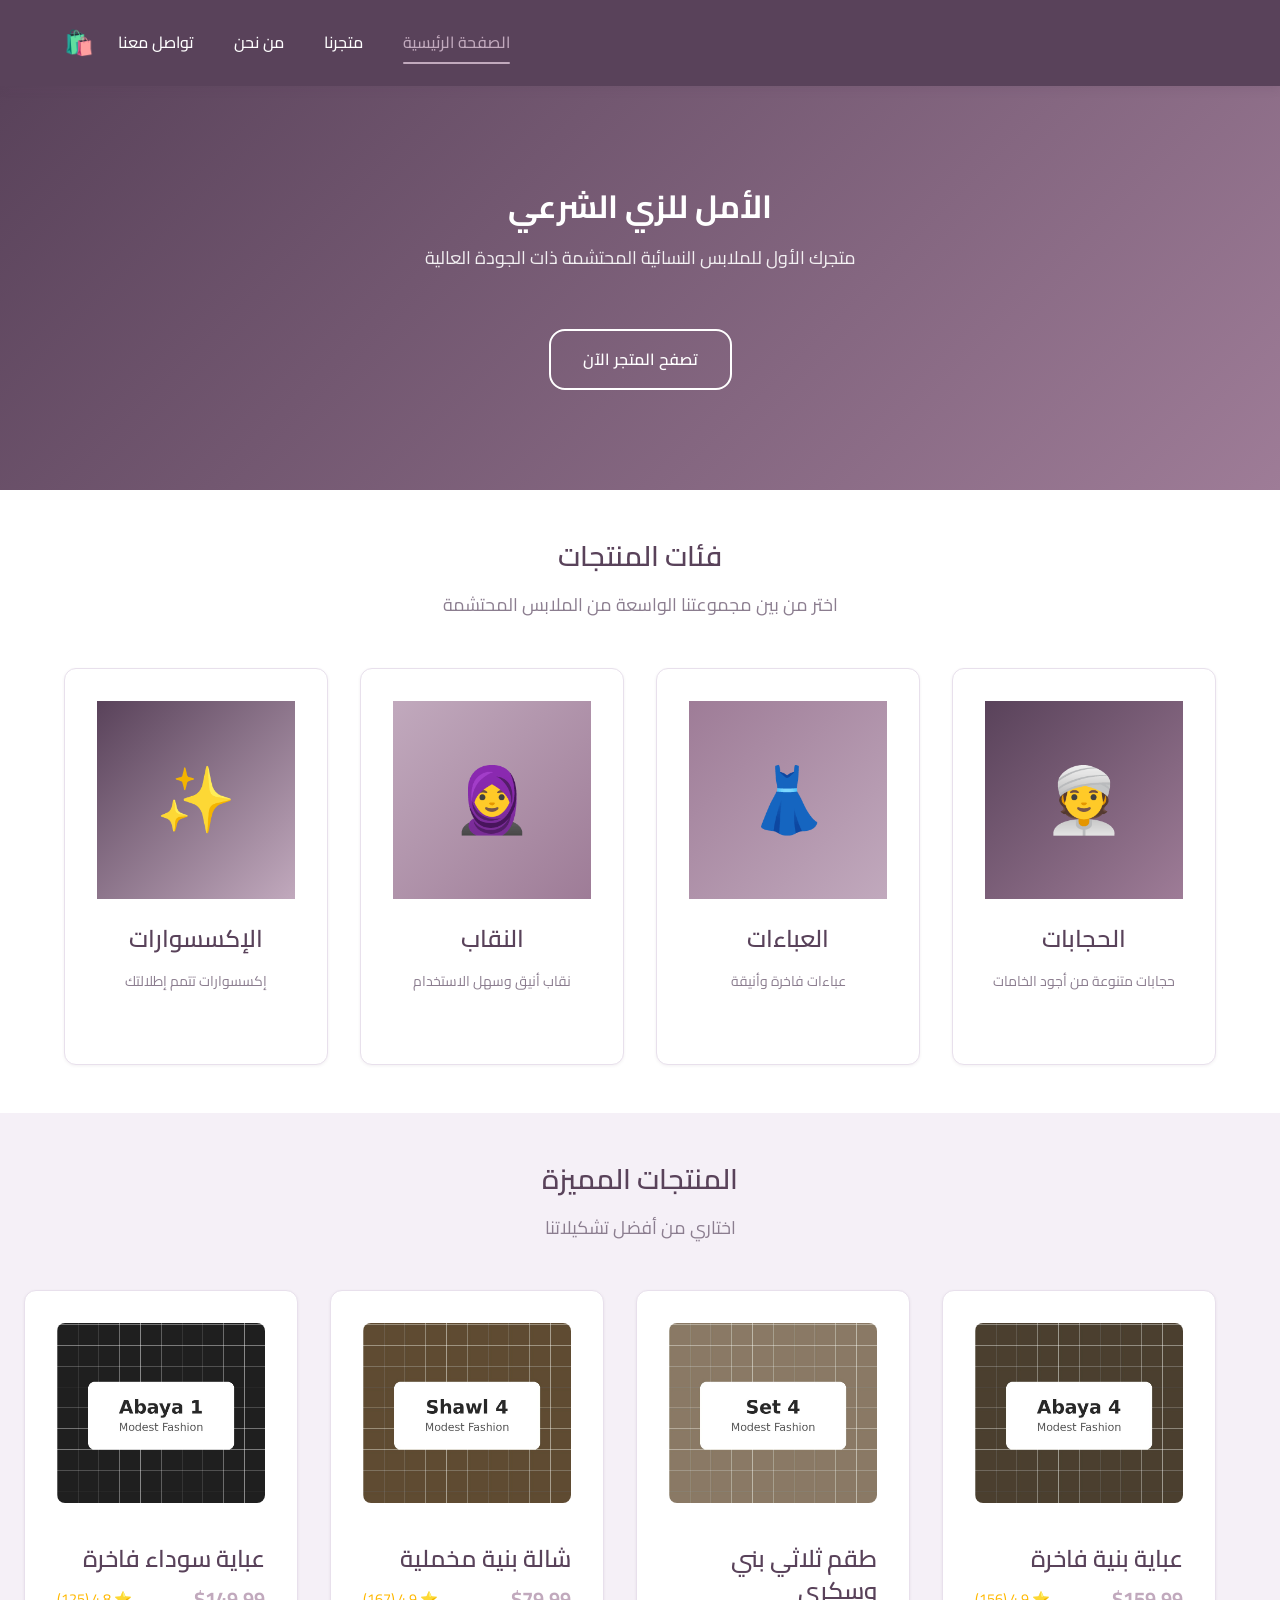
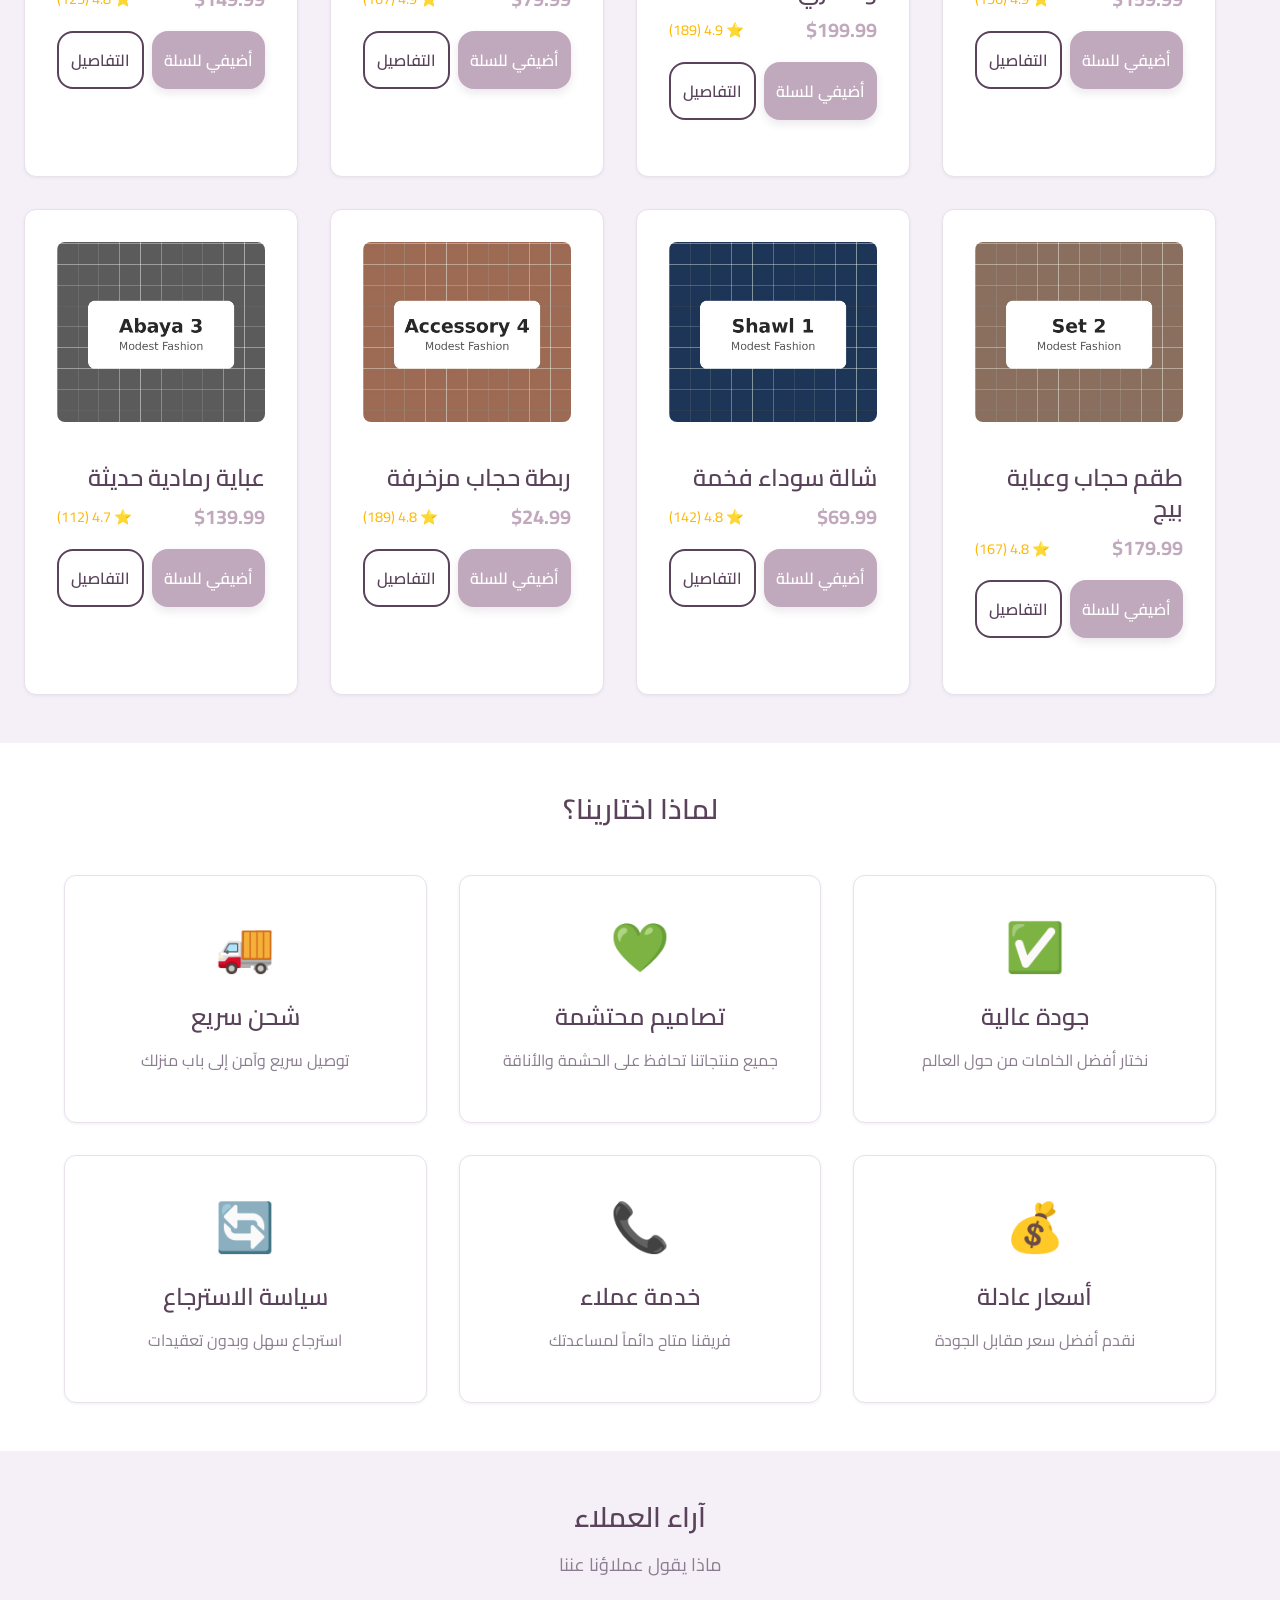
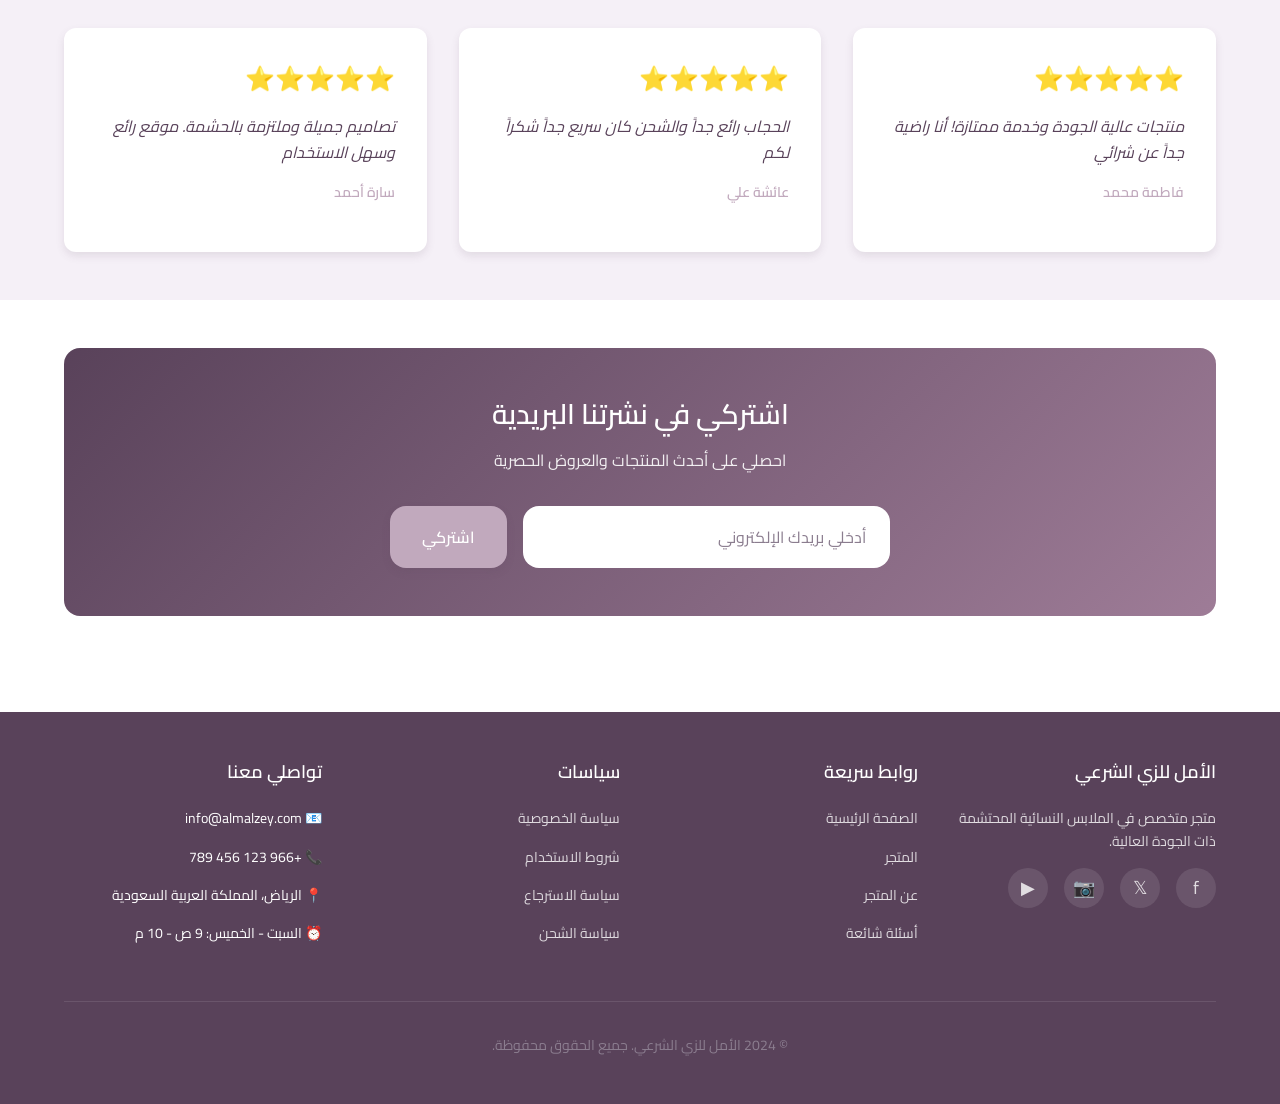
<file: index.html>
<!DOCTYPE html>
<html lang="ar" dir="rtl">
<head>
    <meta charset="UTF-8">
    <meta name="viewport" content="width=device-width, initial-scale=1.0">
    <title>الأمل للزي الشرعي - متجر الملابس النسائية المحتشمة</title>
    <style>
/* ============================================
   MODERN MODEST FASHION STORE - CSS STYLING
   ============================================ */

/* Import Cairo Font from Google Fonts */
@import url('https://fonts.googleapis.com/css2?family=Cairo:wght@300;400;500;600;700&display=swap');

/* ============================================
   CSS VARIABLES (Design System)
   ============================================ */
:root {
    /* Colors */
    --primary-color: #C1A9BD;
    --main-color: #59425A;
    --accent-color: #9E7C97;
    --light-accent: #F5F0F7;
    --white: #FFFFFF;
    --text-dark: #59425A;
    --text-light: #8B7D8F;
    --border-color: #E8E0EC;
    --error-color: #E63946;
    --success-color: #06A77D;
    
    /* Typography */
    --font-family: 'Cairo', sans-serif;
    --font-size-base: 16px;
    --font-size-sm: 14px;
    --font-size-lg: 18px;
    --font-size-xl: 20px;
    --font-size-2xl: 24px;
    --font-size-3xl: 28px;
    --font-size-4xl: 32px;
    
    /* Font Weights */
    --fw-light: 300;
    --fw-regular: 400;
    --fw-medium: 500;
    --fw-semibold: 600;
    --fw-bold: 700;
    
    /* Spacing */
    --spacing-xs: 0.25rem;
    --spacing-sm: 0.5rem;
    --spacing-md: 1rem;
    --spacing-lg: 1.5rem;
    --spacing-xl: 2rem;
    --spacing-2xl: 2.5rem;
    --spacing-3xl: 3rem;
    
    /* Border Radius */
    --radius-sm: 4px;
    --radius-md: 8px;
    --radius-lg: 12px;
    --radius-xl: 16px;
    --radius-full: 9999px;
    
    /* Transitions */
    --transition-fast: 0.2s ease-in-out;
    --transition-standard: 0.3s ease-in-out;
    --transition-slow: 0.5s ease-in-out;
    
    /* Shadows */
    --shadow-sm: 0 1px 3px rgba(89, 66, 90, 0.08);
    --shadow-md: 0 4px 8px rgba(89, 66, 90, 0.12);
    --shadow-lg: 0 8px 16px rgba(89, 66, 90, 0.15);
    --shadow-xl: 0 12px 24px rgba(89, 66, 90, 0.2);
}

/* ============================================
   GLOBAL STYLES
   ============================================ */
* {
    margin: 0;
    padding: 0;
    box-sizing: border-box;
}

html {
    scroll-behavior: smooth;
}

body {
    font-family: var(--font-family);
    font-size: var(--font-size-base);
    line-height: 1.6;
    color: var(--text-dark);
    background-color: var(--white);
    direction: rtl;
}

/* Remove default link styling */
a {
    color: inherit;
    text-decoration: none;
    transition: color var(--transition-standard);
}

a:hover {
    color: var(--primary-color);
}

/* ============================================
   CONTAINER & LAYOUT
   ============================================ */
.container {
    width: 100%;
    max-width: 1200px;
    margin: 0 auto;
    padding: 0 24px;
}

/* Grid Utilities */
.grid {
    display: grid;
    gap: 2rem;
}

.grid-2 {
    grid-template-columns: repeat(2, 1fr);
}

.grid-3 {
    grid-template-columns: repeat(3, 1fr);
}

.grid-4 {
    grid-template-columns: repeat(4, 1fr);
}

/* Responsive Grid */
@media (max-width: 1024px) {
    .grid-4 {
        grid-template-columns: repeat(2, 1fr);
    }
    
    .grid-3 {
        grid-template-columns: repeat(2, 1fr);
    }
}

@media (max-width: 768px) {
    .grid-2,
    .grid-3,
    .grid-4 {
        grid-template-columns: 1fr;
    }
    
    .container {
        padding: 0 16px;
    }
}

/* Spacing Utilities */
.mt-2xl {
    margin-top: var(--spacing-2xl);
}

.mb-2xl {
    margin-bottom: var(--spacing-2xl);
}

.mt-3xl {
    margin-top: var(--spacing-3xl);
}

.mb-3xl {
    margin-bottom: var(--spacing-3xl);
}

/* ============================================
   TYPOGRAPHY
   ============================================ */
h1, h2, h3, h4, h5, h6 {
    font-weight: var(--fw-semibold);
    color: var(--text-dark);
    line-height: 1.3;
    margin-bottom: var(--spacing-md);
}

h1 {
    font-size: var(--font-size-4xl);
}

h2 {
    font-size: var(--font-size-3xl);
}

h3 {
    font-size: var(--font-size-2xl);
}

h4 {
    font-size: var(--font-size-xl);
}

p {
    color: var(--text-light);
    margin-bottom: var(--spacing-md);
}

/* ============================================
   BUTTONS
   ============================================ */
.btn {
    display: inline-block;
    padding: var(--spacing-md) var(--spacing-xl);
    font-family: var(--font-family);
    font-size: var(--font-size-base);
    font-weight: var(--fw-semibold);
    border: none;
    border-radius: var(--radius-xl);
    cursor: pointer;
    transition: all var(--transition-standard);
    text-align: center;
    white-space: nowrap;
}

.btn:hover {
    transform: scale(1.05);
}

.btn:active {
    transform: scale(0.98);
}

.btn-primary {
    background-color: var(--primary-color);
    color: var(--white);
    box-shadow: var(--shadow-md);
}

.btn-primary:hover {
    background-color: var(--accent-color);
    box-shadow: var(--shadow-lg);
}

.btn-outline {
    background-color: transparent;
    color: var(--text-dark);
    border: 2px solid var(--text-dark);
}

.btn-outline:hover {
    background-color: var(--light-accent);
    border-color: var(--primary-color);
    color: var(--primary-color);
}

.btn-lg {
    padding: var(--spacing-lg) var(--spacing-2xl);
    font-size: var(--font-size-lg);
}

.btn-sm {
    padding: var(--spacing-sm) var(--spacing-md);
    font-size: var(--font-size-sm);
}

/* ============================================
   NAVBAR
   ============================================ */
.navbar {
    background-color: var(--main-color);
    padding: var(--spacing-lg) 0;
    position: sticky;
    top: 0;
    z-index: 1000;
    box-shadow: var(--shadow-md);
}

.navbar-container {
    display: flex;
    justify-content: space-between;
    align-items: center;
    width: 100%;
    max-width: 1200px;
    margin: 0 auto;
    padding: 0 24px;
}

.navbar-menu {
    display: flex;
    list-style: none;
    gap: var(--spacing-2xl);
    flex: 1;
    justify-content: flex-end;
    align-items: center;
}

.navbar-item {
    position: relative;
}

.navbar-link {
    color: var(--white);
    font-weight: var(--fw-medium);
    font-size: var(--font-size-base);
    transition: color var(--transition-standard);
    padding-bottom: var(--spacing-xs);
}

.navbar-link:hover,
.navbar-item.active .navbar-link {
    color: var(--primary-color);
}

.navbar-item.active .navbar-link::after {
    content: '';
    position: absolute;
    bottom: -8px;
    right: 0;
    left: 0;
    height: 2px;
    background-color: var(--primary-color);
    border-radius: 1px;
}

/* Hamburger Menu */
.navbar-toggle {
    display: none;
    flex-direction: column;
    gap: 5px;
    cursor: pointer;
    order: 1;
}

.navbar-toggle span {
    width: 25px;
    height: 3px;
    background-color: var(--white);
    border-radius: 2px;
    transition: all var(--transition-standard);
}

/* Cart Icon */
.cart-icon-wrapper {
    display: flex;
    align-items: center;
    position: relative;
    margin-right: var(--spacing-lg);
    cursor: pointer;
}

.cart-icon {
    font-size: 1.5rem;
    transition: transform var(--transition-standard);
}

.cart-icon:hover {
    transform: scale(1.1);
}

.cart-count {
    position: absolute;
    top: -8px;
    right: -8px;
    background-color: var(--error-color);
    color: var(--white);
    border-radius: 50%;
    width: 24px;
    height: 24px;
    display: flex;
    align-items: center;
    justify-content: center;
    font-size: var(--font-size-sm);
    font-weight: var(--fw-bold);
}

/* Mobile Responsive Navbar */
@media (max-width: 768px) {
    .navbar-toggle {
        display: flex;
        order: 3;
    }
    
    .navbar-menu {
        position: fixed;
        right: -350px;
        top: 0;
        width: 350px;
        height: 100vh;
        background-color: var(--main-color);
        flex-direction: column;
        gap: var(--spacing-lg);
        padding: 100px 24px 24px;
        transition: right var(--transition-standard);
        justify-content: flex-start;
        z-index: 999;
    }
    
    .navbar-menu.active {
        right: 0;
    }
    
    .navbar-item {
        width: 100%;
    }
    
    .navbar-link {
        display: block;
        padding: var(--spacing-md) 0;
    }
    
    .navbar-item.active .navbar-link::after {
        right: auto;
        left: 0;
    }
    
    .cart-icon-wrapper {
        order: 2;
    }
}

/* ============================================
   HERO SECTION
   ============================================ */
.hero {
    background: linear-gradient(135deg, var(--main-color) 0%, var(--accent-color) 100%);
    padding: 100px 0;
    color: var(--white);
    text-align: center;
}

.hero-content {
    display: flex;
    flex-direction: column;
    align-items: center;
    justify-content: center;
}

.hero h1 {
    color: var(--white);
    font-size: var(--font-size-4xl);
    margin-bottom: var(--spacing-md);
    font-weight: var(--fw-bold);
}

.hero p {
    color: rgba(255, 255, 255, 0.9);
    font-size: var(--font-size-lg);
    max-width: 600px;
    margin-bottom: var(--spacing-xl);
}

@media (max-width: 768px) {
    .hero {
        padding: 60px 0;
    }
    
    .hero h1 {
        font-size: var(--font-size-3xl);
    }
    
    .hero p {
        font-size: var(--font-size-base);
    }
}

/* ============================================
   SECTIONS
   ============================================ */
.section {
    padding: var(--spacing-3xl) 0;
}

.section-title {
    text-align: center;
    margin-bottom: var(--spacing-3xl);
}

.section-title h2 {
    color: var(--text-dark);
    margin-bottom: var(--spacing-md);
}

.section-title p {
    color: var(--text-light);
    font-size: var(--font-size-lg);
    max-width: 500px;
    margin: 0 auto;
}

/* ============================================
   CARDS
   ============================================ */
.card {
    background-color: var(--white);
    border: 1px solid var(--border-color);
    border-radius: var(--radius-lg);
    padding: var(--spacing-xl);
    transition: all var(--transition-standard);
    box-shadow: var(--shadow-sm);
}

.card:hover {
    box-shadow: var(--shadow-md);
    border-color: var(--primary-color);
    transform: translateY(-4px);
}

.card-body {
    padding: var(--spacing-lg) 0;
}

.card-body h3 {
    color: var(--text-dark);
    margin-bottom: var(--spacing-md);
}

.card-body p {
    font-size: var(--font-size-sm);
    color: var(--text-light);
}

/* Testimonial Card */
.testimonial-card {
    border: none;
    background-color: var(--white);
    box-shadow: var(--shadow-md);
}

.testimonial-text {
    font-style: italic;
    color: var(--text-dark);
    margin-bottom: var(--spacing-md);
}

.testimonial-author {
    font-weight: var(--fw-semibold);
    color: var(--primary-color);
    font-size: var(--font-size-sm);
}

/* ============================================
   FORMS
   ============================================ */
.input-group {
    margin-bottom: var(--spacing-xl);
}

.input-group label {
    display: block;
    margin-bottom: var(--spacing-sm);
    font-weight: var(--fw-medium);
    color: var(--text-dark);
}

.input-group input,
.input-group textarea,
.input-group select {
    width: 100%;
    padding: var(--spacing-md);
    border: 1px solid var(--border-color);
    border-radius: var(--radius-md);
    font-family: var(--font-family);
    font-size: var(--font-size-base);
    color: var(--text-dark);
    transition: border-color var(--transition-standard);
}

.input-group input:focus,
.input-group textarea:focus,
.input-group select:focus {
    outline: none;
    border-color: var(--primary-color);
    box-shadow: 0 0 0 3px rgba(193, 169, 189, 0.1);
}

.input-group textarea {
    resize: vertical;
}

/* ============================================
   NEWSLETTER SECTION
   ============================================ */
.newsletter-section {
    background: linear-gradient(135deg, var(--main-color) 0%, var(--accent-color) 100%);
    padding: var(--spacing-3xl);
    border-radius: var(--radius-xl);
    color: var(--white);
    text-align: center;
}

.newsletter-section h2 {
    color: var(--white);
    margin-bottom: var(--spacing-md);
}

.newsletter-section p {
    color: rgba(255, 255, 255, 0.9);
    margin-bottom: var(--spacing-xl);
}

.newsletter-form {
    display: flex;
    gap: var(--spacing-md);
    max-width: 500px;
    margin: 0 auto;
    flex-wrap: wrap;
    justify-content: center;
}

.newsletter-form input {
    flex: 1;
    min-width: 250px;
    padding: var(--spacing-md) var(--spacing-lg);
    border: none;
    border-radius: var(--radius-xl);
    font-family: var(--font-family);
    font-size: var(--font-size-base);
}

.newsletter-form input::placeholder {
    color: var(--text-light);
}

.newsletter-form .btn {
    white-space: nowrap;
}

@media (max-width: 600px) {
    .newsletter-form {
        flex-direction: column;
    }
    
    .newsletter-form input {
        min-width: 100%;
    }
}

/* ============================================
   BREADCRUMB
   ============================================ */
.breadcrumb {
    display: flex;
    gap: var(--spacing-md);
    align-items: center;
    font-size: var(--font-size-sm);
    color: var(--text-light);
}

.breadcrumb-sep {
    color: var(--border-color);
}

.breadcrumb a {
    color: var(--primary-color);
    transition: color var(--transition-standard);
}

.breadcrumb a:hover {
    color: var(--main-color);
}

.breadcrumb .active {
    color: var(--text-dark);
    font-weight: var(--fw-semibold);
}

/* ============================================
   FOOTER
   ============================================ */
footer {
    background-color: var(--main-color);
    color: var(--white);
    padding: var(--spacing-3xl) 0 var(--spacing-xl);
    margin-top: var(--spacing-3xl);
}

.footer-content {
    display: grid;
    grid-template-columns: repeat(4, 1fr);
    gap: var(--spacing-2xl);
    margin-bottom: var(--spacing-2xl);
}

.footer-section h3 {
    color: var(--white);
    margin-bottom: var(--spacing-lg);
    font-size: var(--font-size-lg);
}

.footer-section p {
    color: rgba(255, 255, 255, 0.8);
    font-size: var(--font-size-sm);
}

.footer-section ul {
    list-style: none;
}

.footer-section ul li {
    margin-bottom: var(--spacing-md);
    font-size: var(--font-size-sm);
}

.footer-section a {
    color: rgba(255, 255, 255, 0.8);
    transition: color var(--transition-standard);
}

.footer-section a:hover {
    color: var(--primary-color);
}

/* Social Links */
.social-links {
    display: flex;
    gap: var(--spacing-md);
}

.social-link {
    display: inline-flex;
    align-items: center;
    justify-content: center;
    width: 40px;
    height: 40px;
    background-color: rgba(255, 255, 255, 0.1);
    border-radius: 50%;
    font-size: var(--font-size-lg);
    transition: all var(--transition-standard);
}

.social-link:hover {
    background-color: var(--primary-color);
    transform: translateY(-3px);
}

.footer-bottom {
    text-align: center;
    padding-top: var(--spacing-xl);
    border-top: 1px solid rgba(255, 255, 255, 0.1);
    color: rgba(255, 255, 255, 0.7);
    font-size: var(--font-size-sm);
}

@media (max-width: 1024px) {
    .footer-content {
        grid-template-columns: repeat(2, 1fr);
    }
}

@media (max-width: 768px) {
    .footer-content {
        grid-template-columns: 1fr;
        gap: var(--spacing-xl);
    }
}

/* ============================================
   RESPONSIVE DESIGN
   ============================================ */
@media (max-width: 1024px) {
    :root {
        --font-size-base: 15px;
        --font-size-xl: 18px;
        --font-size-2xl: 22px;
        --font-size-3xl: 26px;
        --font-size-4xl: 30px;
    }
    
    .grid-4 {
        grid-template-columns: repeat(2, 1fr);
    }
}

@media (max-width: 768px) {
    :root {
        --font-size-base: 14px;
        --font-size-xl: 16px;
        --font-size-2xl: 20px;
        --font-size-3xl: 24px;
        --font-size-4xl: 28px;
        --spacing-lg: 1.25rem;
        --spacing-xl: 1.5rem;
        --spacing-2xl: 2rem;
    }
    
    h1 {
        font-size: var(--font-size-3xl);
    }
    
    .section {
        padding: var(--spacing-2xl) 0;
    }
    
    .card {
        padding: var(--spacing-lg);
    }
    
    .newsletter-section {
        padding: var(--spacing-2xl);
    }
}

@media (max-width: 480px) {
    :root {
        --spacing-md: 0.875rem;
        --spacing-lg: 1rem;
        --spacing-xl: 1.25rem;
        --spacing-2xl: 1.5rem;
    }
    
    .grid-2,
    .grid-3,
    .grid-4 {
        gap: var(--spacing-lg);
    }
    
    .btn {
        padding: var(--spacing-md) var(--spacing-lg);
        font-size: var(--font-size-sm);
    }
    
    h1 {
        font-size: var(--font-size-2xl);
    }
    
    h2 {
        font-size: var(--font-size-xl);
    }
}

/* ============================================
   UTILITY CLASSES
   ============================================ */
.text-center {
    text-align: center;
}

.text-right {
    text-align: right;
}

.text-left {
    text-align: left;
}

.flex {
    display: flex;
}

.flex-center {
    display: flex;
    align-items: center;
    justify-content: center;
}

.justify-between {
    display: flex;
    justify-content: space-between;
    align-items: center;
}

.gap-md {
    gap: var(--spacing-md);
}

.gap-lg {
    gap: var(--spacing-lg);
}

/* ============================================
   ANIMATIONS
   ============================================ */
@keyframes fadeIn {
    from {
        opacity: 0;
        transform: translateY(10px);
    }
    to {
        opacity: 1;
        transform: translateY(0);
    }
}

@keyframes slideInRight {
    from {
        opacity: 0;
        transform: translateX(20px);
    }
    to {
        opacity: 1;
        transform: translateX(0);
    }
}

.fade-in {
    animation: fadeIn var(--transition-standard);
}

.slide-in-right {
    animation: slideInRight var(--transition-standard);
}

</style>
</head>
<body>
    <!-- Navbar -->
    <nav class="navbar">
        <div class="navbar-container">
            <div class="navbar-toggle">
                <span></span>
                <span></span>
                <span></span>
            </div>
            <ul class="navbar-menu">
                <li class="navbar-item active">
                    <a href="index.html" class="navbar-link">الصفحة الرئيسية</a>
                </li>
                <li class="navbar-item">
                    <a href="shop.html" class="navbar-link">متجرنا</a>
                </li>
                <li class="navbar-item">
                    <a href="about.html" class="navbar-link">من نحن</a>
                </li>
                <li class="navbar-item">
                    <a href="contact.html" class="navbar-link">تواصل معنا</a>
                </li>
            </ul>
            <div class="cart-icon-wrapper">
                <div class="cart-icon">🛍️</div>
                <div class="cart-count" style="display: none;">0</div>
            </div>
        </div>
    </nav>

    <!-- Hero Section -->
    <section class="hero">
        <div class="container hero-content">
            <h1>الأمل للزي الشرعي</h1>
            <p>متجرك الأول للملابس النسائية المحتشمة ذات الجودة العالية</p>
            <a href="shop.html" class="btn btn-outline" style="color: white; border-color: white; margin-top: 1.5rem;">
                تصفح المتجر الآن
            </a>
        </div>
    </section>

    <!-- Featured Categories -->
    <section class="section">
        <div class="container">
            <div class="section-title">
                <h2>فئات المنتجات</h2>
                <p>اختر من بين مجموعتنا الواسعة من الملابس المحتشمة</p>
            </div>
            <div class="grid grid-4">
                <div class="card" style="text-align: center; cursor: pointer; transition: all 0.3s;" onclick="window.location.href='shop.html?category=hijabs'">
                    <div style="aspect-ratio: 1; background: linear-gradient(135deg, #59425A 0%, #9E7C97 100%); display: flex; align-items: center; justify-content: center; font-size: 4rem;">
                        👳
                    </div>
                    <div class="card-body">
                        <h3>الحجابات</h3>
                        <p style="color: var(--text-light);">حجابات متنوعة من أجود الخامات</p>
                    </div>
                </div>
                <div class="card" style="text-align: center; cursor: pointer; transition: all 0.3s;" onclick="window.location.href='shop.html?category=abayas'">
                    <div style="aspect-ratio: 1; background: linear-gradient(135deg, #9E7C97 0%, #C1A9BD 100%); display: flex; align-items: center; justify-content: center; font-size: 4rem;">
                        👗
                    </div>
                    <div class="card-body">
                        <h3>العباءات</h3>
                        <p style="color: var(--text-light);">عباءات فاخرة وأنيقة</p>
                    </div>
                </div>
                <div class="card" style="text-align: center; cursor: pointer; transition: all 0.3s;" onclick="window.location.href='shop.html?category=niqabs'">
                    <div style="aspect-ratio: 1; background: linear-gradient(135deg, #C1A9BD 0%, #9E7C97 100%); display: flex; align-items: center; justify-content: center; font-size: 4rem;">
                        🧕
                    </div>
                    <div class="card-body">
                        <h3>النقاب</h3>
                        <p style="color: var(--text-light);">نقاب أنيق وسهل الاستخدام</p>
                    </div>
                </div>
                <div class="card" style="text-align: center; cursor: pointer; transition: all 0.3s;" onclick="window.location.href='shop.html?category=accessories'">
                    <div style="aspect-ratio: 1; background: linear-gradient(135deg, #59425A 0%, #C1A9BD 100%); display: flex; align-items: center; justify-content: center; font-size: 4rem;">
                        ✨
                    </div>
                    <div class="card-body">
                        <h3>الإكسسوارات</h3>
                        <p style="color: var(--text-light);">إكسسوارات تتمم إطلالتك</p>
                    </div>
                </div>
            </div>
        </div>
    </section>

    <!-- Featured Products -->
    <section class="section" style="background-color: var(--light-accent);">
        <div class="container">
            <div class="section-title">
                <h2>المنتجات المميزة</h2>
                <p>اختاري من أفضل تشكيلاتنا</p>
            </div>
            <div class="grid grid-4" data-products-container>
                <!-- Will be populated by JavaScript -->
            </div>
        </div>
    </section>

    <!-- Why Choose Us -->
    <section class="section">
        <div class="container">
            <div class="section-title">
                <h2>لماذا اختارينا؟</h2>
            </div>
            <div class="grid grid-3">
                <div class="card" style="text-align: center;">
                    <div style="font-size: 3rem; margin-bottom: 1rem;">✅</div>
                    <h3>جودة عالية</h3>
                    <p>نختار أفضل الخامات من حول العالم</p>
                </div>
                <div class="card" style="text-align: center;">
                    <div style="font-size: 3rem; margin-bottom: 1rem;">💚</div>
                    <h3>تصاميم محتشمة</h3>
                    <p>جميع منتجاتنا تحافظ على الحشمة والأناقة</p>
                </div>
                <div class="card" style="text-align: center;">
                    <div style="font-size: 3rem; margin-bottom: 1rem;">🚚</div>
                    <h3>شحن سريع</h3>
                    <p>توصيل سريع وآمن إلى باب منزلك</p>
                </div>
                <div class="card" style="text-align: center;">
                    <div style="font-size: 3rem; margin-bottom: 1rem;">💰</div>
                    <h3>أسعار عادلة</h3>
                    <p>نقدم أفضل سعر مقابل الجودة</p>
                </div>
                <div class="card" style="text-align: center;">
                    <div style="font-size: 3rem; margin-bottom: 1rem;">📞</div>
                    <h3>خدمة عملاء</h3>
                    <p>فريقنا متاح دائماً لمساعدتك</p>
                </div>
                <div class="card" style="text-align: center;">
                    <div style="font-size: 3rem; margin-bottom: 1rem;">🔄</div>
                    <h3>سياسة الاسترجاع</h3>
                    <p>استرجاع سهل وبدون تعقيدات</p>
                </div>
            </div>
        </div>
    </section>

    <!-- Testimonials -->
    <section class="section" style="background-color: var(--light-accent);">
        <div class="container">
            <div class="section-title">
                <h2>آراء العملاء</h2>
                <p>ماذا يقول عملاؤنا عننا</p>
            </div>
            <div class="grid grid-3">
                <div class="card testimonial-card">
                    <div style="font-size: 1.5rem; margin-bottom: 1rem; color: #FFB800;">⭐⭐⭐⭐⭐</div>
                    <p class="testimonial-text">منتجات عالية الجودة وخدمة ممتازة! أنا راضية جداً عن شرائي</p>
                    <p class="testimonial-author">فاطمة محمد</p>
                </div>
                <div class="card testimonial-card">
                    <div style="font-size: 1.5rem; margin-bottom: 1rem; color: #FFB800;">⭐⭐⭐⭐⭐</div>
                    <p class="testimonial-text">الحجاب رائع جداً والشحن كان سريع جداً شكراً لكم</p>
                    <p class="testimonial-author">عائشة علي</p>
                </div>
                <div class="card testimonial-card">
                    <div style="font-size: 1.5rem; margin-bottom: 1rem; color: #FFB800;">⭐⭐⭐⭐⭐</div>
                    <p class="testimonial-text">تصاميم جميلة وملتزمة بالحشمة. موقع رائع وسهل الاستخدام</p>
                    <p class="testimonial-author">سارة أحمد</p>
                </div>
            </div>
        </div>
    </section>

    <!-- Newsletter -->
    <section class="section">
        <div class="container">
            <div class="newsletter-section">
                <h2>اشتركي في نشرتنا البريدية</h2>
                <p>احصلي على أحدث المنتجات والعروض الحصرية</p>
                <form class="newsletter-form">
                    <input type="email" placeholder="أدخلي بريدك الإلكتروني" required>
                    <button type="submit" class="btn btn-primary">اشتركي</button>
                </form>
            </div>
        </div>
    </section>

    <!-- Footer -->
    <footer>
        <div class="container">
            <div class="footer-content">
                <div class="footer-section">
                    <h3>الأمل للزي الشرعي</h3>
                    <p style="margin-bottom: 1rem;">متجر متخصص في الملابس النسائية المحتشمة ذات الجودة العالية.</p>
                    <div class="social-links">
                        <a href="#" class="social-link">f</a>
                        <a href="#" class="social-link">𝕏</a>
                        <a href="#" class="social-link">📷</a>
                        <a href="#" class="social-link">▶</a>
                    </div>
                </div>
                <div class="footer-section">
                    <h3>روابط سريعة</h3>
                    <ul>
                        <li><a href="index.html">الصفحة الرئيسية</a></li>
                        <li><a href="shop.html">المتجر</a></li>
                        <li><a href="about.html">عن المتجر</a></li>
                        <li><a href="faq.html">أسئلة شائعة</a></li>
                    </ul>
                </div>
                <div class="footer-section">
                    <h3>سياسات</h3>
                    <ul>
                        <li><a href="#">سياسة الخصوصية</a></li>
                        <li><a href="#">شروط الاستخدام</a></li>
                        <li><a href="#">سياسة الاسترجاع</a></li>
                        <li><a href="#">سياسة الشحن</a></li>
                    </ul>
                </div>
                <div class="footer-section">
                    <h3>تواصلي معنا</h3>
                    <ul>
                        <li>📧 info@almalzey.com</li>
                        <li>📞 +966 123 456 789</li>
                        <li>📍 الرياض، المملكة العربية السعودية</li>
                        <li>⏰ السبت - الخميس: 9 ص - 10 م</li>
                    </ul>
                </div>
            </div>
            <div class="footer-bottom">
                <p>&copy; 2024 الأمل للزي الشرعي. جميع الحقوق محفوظة.</p>
            </div>
        </div>
    </footer>

    <script src="js/product-data.js"></script>
    <script src="js/storage.js"></script>
    <script src="js/ui.js"></script>
    <script src="js/filters.js"></script>
    <script src="js/main.js"></script>
</body>
</html>
</file>
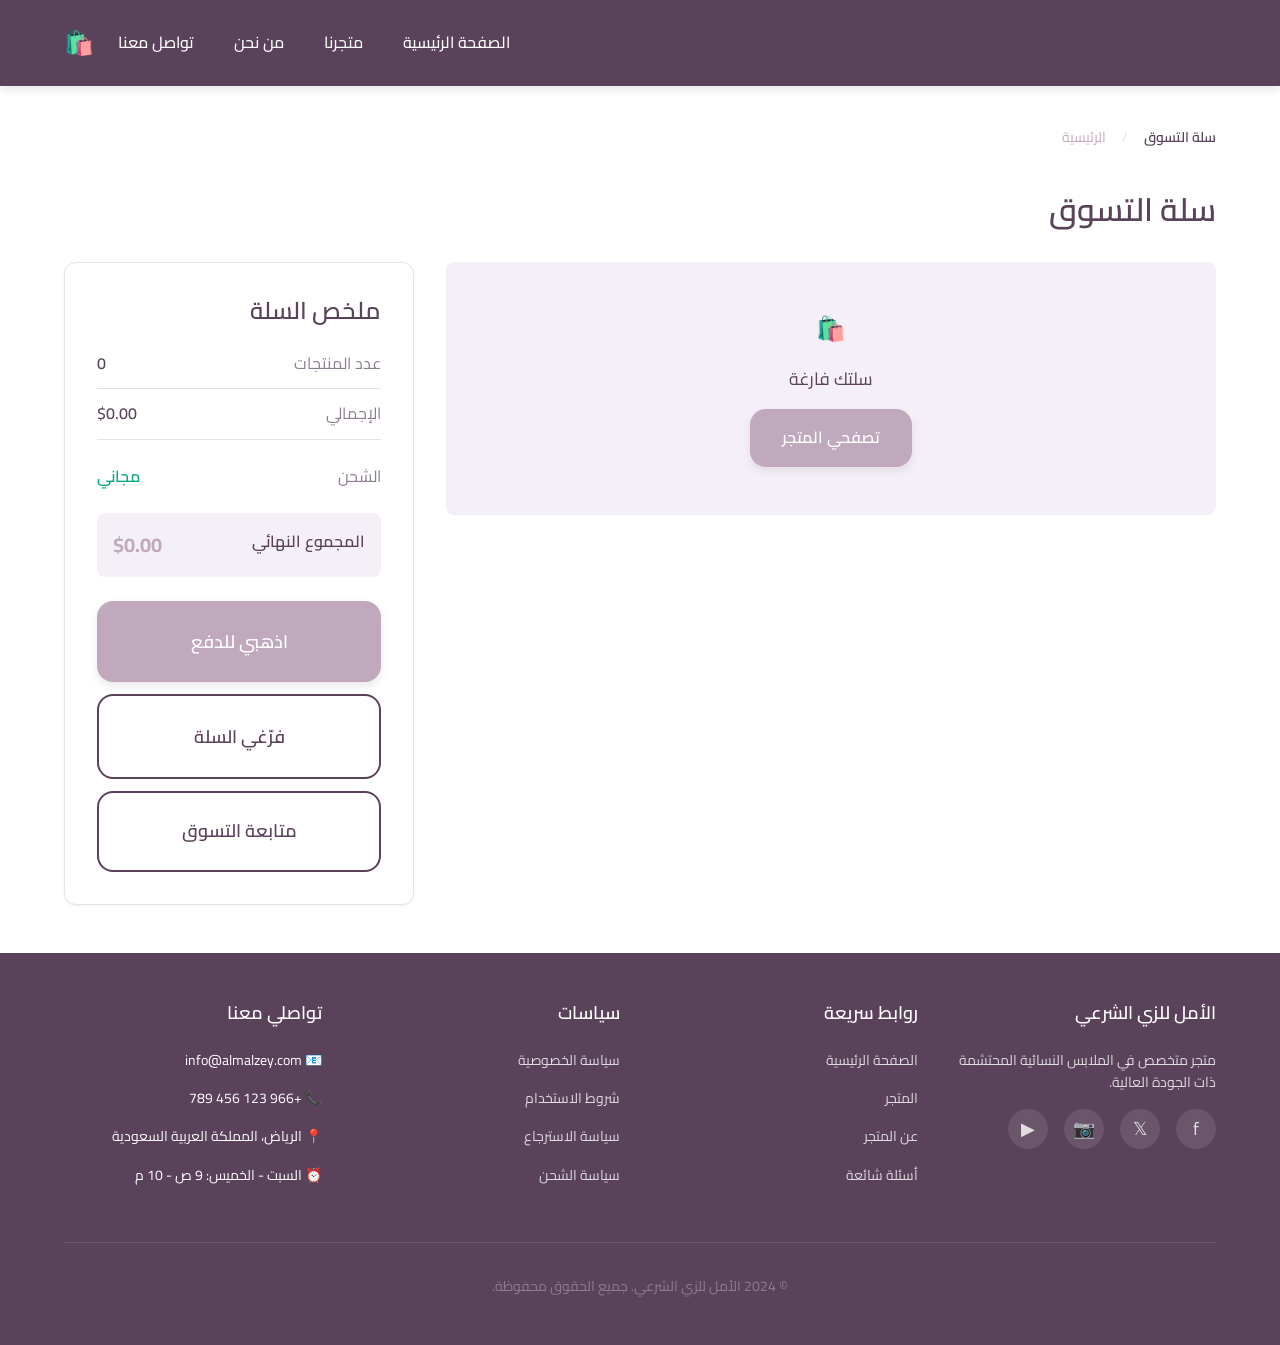
<file: cart.html>
<!DOCTYPE html>
<html lang="ar" dir="rtl">
<head>
    <meta charset="UTF-8">
    <meta name="viewport" content="width=device-width, initial-scale=1.0">
    <title>سلة التسوق - الأمل للزي الشرعي</title>
    <style>
/* ============================================
   MODERN MODEST FASHION STORE - CSS STYLING
   ============================================ */

/* Import Cairo Font from Google Fonts */
@import url('https://fonts.googleapis.com/css2?family=Cairo:wght@300;400;500;600;700&display=swap');

/* ============================================
   CSS VARIABLES (Design System)
   ============================================ */
:root {
    /* Colors */
    --primary-color: #C1A9BD;
    --main-color: #59425A;
    --accent-color: #9E7C97;
    --light-accent: #F5F0F7;
    --white: #FFFFFF;
    --text-dark: #59425A;
    --text-light: #8B7D8F;
    --border-color: #E8E0EC;
    --error-color: #E63946;
    --success-color: #06A77D;
    
    /* Typography */
    --font-family: 'Cairo', sans-serif;
    --font-size-base: 16px;
    --font-size-sm: 14px;
    --font-size-lg: 18px;
    --font-size-xl: 20px;
    --font-size-2xl: 24px;
    --font-size-3xl: 28px;
    --font-size-4xl: 32px;
    
    /* Font Weights */
    --fw-light: 300;
    --fw-regular: 400;
    --fw-medium: 500;
    --fw-semibold: 600;
    --fw-bold: 700;
    
    /* Spacing */
    --spacing-xs: 0.25rem;
    --spacing-sm: 0.5rem;
    --spacing-md: 1rem;
    --spacing-lg: 1.5rem;
    --spacing-xl: 2rem;
    --spacing-2xl: 2.5rem;
    --spacing-3xl: 3rem;
    
    /* Border Radius */
    --radius-sm: 4px;
    --radius-md: 8px;
    --radius-lg: 12px;
    --radius-xl: 16px;
    --radius-full: 9999px;
    
    /* Transitions */
    --transition-fast: 0.2s ease-in-out;
    --transition-standard: 0.3s ease-in-out;
    --transition-slow: 0.5s ease-in-out;
    
    /* Shadows */
    --shadow-sm: 0 1px 3px rgba(89, 66, 90, 0.08);
    --shadow-md: 0 4px 8px rgba(89, 66, 90, 0.12);
    --shadow-lg: 0 8px 16px rgba(89, 66, 90, 0.15);
    --shadow-xl: 0 12px 24px rgba(89, 66, 90, 0.2);
}

/* ============================================
   GLOBAL STYLES
   ============================================ */
* {
    margin: 0;
    padding: 0;
    box-sizing: border-box;
}

html {
    scroll-behavior: smooth;
}

body {
    font-family: var(--font-family);
    font-size: var(--font-size-base);
    line-height: 1.6;
    color: var(--text-dark);
    background-color: var(--white);
    direction: rtl;
}

/* Remove default link styling */
a {
    color: inherit;
    text-decoration: none;
    transition: color var(--transition-standard);
}

a:hover {
    color: var(--primary-color);
}

/* ============================================
   CONTAINER & LAYOUT
   ============================================ */
.container {
    width: 100%;
    max-width: 1200px;
    margin: 0 auto;
    padding: 0 24px;
}

/* Grid Utilities */
.grid {
    display: grid;
    gap: 2rem;
}

.grid-2 {
    grid-template-columns: repeat(2, 1fr);
}

.grid-3 {
    grid-template-columns: repeat(3, 1fr);
}

.grid-4 {
    grid-template-columns: repeat(4, 1fr);
}

/* Responsive Grid */
@media (max-width: 1024px) {
    .grid-4 {
        grid-template-columns: repeat(2, 1fr);
    }
    
    .grid-3 {
        grid-template-columns: repeat(2, 1fr);
    }
}

@media (max-width: 768px) {
    .grid-2,
    .grid-3,
    .grid-4 {
        grid-template-columns: 1fr;
    }
    
    .container {
        padding: 0 16px;
    }
}

/* Spacing Utilities */
.mt-2xl {
    margin-top: var(--spacing-2xl);
}

.mb-2xl {
    margin-bottom: var(--spacing-2xl);
}

.mt-3xl {
    margin-top: var(--spacing-3xl);
}

.mb-3xl {
    margin-bottom: var(--spacing-3xl);
}

/* ============================================
   TYPOGRAPHY
   ============================================ */
h1, h2, h3, h4, h5, h6 {
    font-weight: var(--fw-semibold);
    color: var(--text-dark);
    line-height: 1.3;
    margin-bottom: var(--spacing-md);
}

h1 {
    font-size: var(--font-size-4xl);
}

h2 {
    font-size: var(--font-size-3xl);
}

h3 {
    font-size: var(--font-size-2xl);
}

h4 {
    font-size: var(--font-size-xl);
}

p {
    color: var(--text-light);
    margin-bottom: var(--spacing-md);
}

/* ============================================
   BUTTONS
   ============================================ */
.btn {
    display: inline-block;
    padding: var(--spacing-md) var(--spacing-xl);
    font-family: var(--font-family);
    font-size: var(--font-size-base);
    font-weight: var(--fw-semibold);
    border: none;
    border-radius: var(--radius-xl);
    cursor: pointer;
    transition: all var(--transition-standard);
    text-align: center;
    white-space: nowrap;
}

.btn:hover {
    transform: scale(1.05);
}

.btn:active {
    transform: scale(0.98);
}

.btn-primary {
    background-color: var(--primary-color);
    color: var(--white);
    box-shadow: var(--shadow-md);
}

.btn-primary:hover {
    background-color: var(--accent-color);
    box-shadow: var(--shadow-lg);
}

.btn-outline {
    background-color: transparent;
    color: var(--text-dark);
    border: 2px solid var(--text-dark);
}

.btn-outline:hover {
    background-color: var(--light-accent);
    border-color: var(--primary-color);
    color: var(--primary-color);
}

.btn-lg {
    padding: var(--spacing-lg) var(--spacing-2xl);
    font-size: var(--font-size-lg);
}

.btn-sm {
    padding: var(--spacing-sm) var(--spacing-md);
    font-size: var(--font-size-sm);
}

/* ============================================
   NAVBAR
   ============================================ */
.navbar {
    background-color: var(--main-color);
    padding: var(--spacing-lg) 0;
    position: sticky;
    top: 0;
    z-index: 1000;
    box-shadow: var(--shadow-md);
}

.navbar-container {
    display: flex;
    justify-content: space-between;
    align-items: center;
    width: 100%;
    max-width: 1200px;
    margin: 0 auto;
    padding: 0 24px;
}

.navbar-menu {
    display: flex;
    list-style: none;
    gap: var(--spacing-2xl);
    flex: 1;
    justify-content: flex-end;
    align-items: center;
}

.navbar-item {
    position: relative;
}

.navbar-link {
    color: var(--white);
    font-weight: var(--fw-medium);
    font-size: var(--font-size-base);
    transition: color var(--transition-standard);
    padding-bottom: var(--spacing-xs);
}

.navbar-link:hover,
.navbar-item.active .navbar-link {
    color: var(--primary-color);
}

.navbar-item.active .navbar-link::after {
    content: '';
    position: absolute;
    bottom: -8px;
    right: 0;
    left: 0;
    height: 2px;
    background-color: var(--primary-color);
    border-radius: 1px;
}

/* Hamburger Menu */
.navbar-toggle {
    display: none;
    flex-direction: column;
    gap: 5px;
    cursor: pointer;
    order: 1;
}

.navbar-toggle span {
    width: 25px;
    height: 3px;
    background-color: var(--white);
    border-radius: 2px;
    transition: all var(--transition-standard);
}

/* Cart Icon */
.cart-icon-wrapper {
    display: flex;
    align-items: center;
    position: relative;
    margin-right: var(--spacing-lg);
    cursor: pointer;
}

.cart-icon {
    font-size: 1.5rem;
    transition: transform var(--transition-standard);
}

.cart-icon:hover {
    transform: scale(1.1);
}

.cart-count {
    position: absolute;
    top: -8px;
    right: -8px;
    background-color: var(--error-color);
    color: var(--white);
    border-radius: 50%;
    width: 24px;
    height: 24px;
    display: flex;
    align-items: center;
    justify-content: center;
    font-size: var(--font-size-sm);
    font-weight: var(--fw-bold);
}

/* Mobile Responsive Navbar */
@media (max-width: 768px) {
    .navbar-toggle {
        display: flex;
        order: 3;
    }
    
    .navbar-menu {
        position: fixed;
        right: -350px;
        top: 0;
        width: 350px;
        height: 100vh;
        background-color: var(--main-color);
        flex-direction: column;
        gap: var(--spacing-lg);
        padding: 100px 24px 24px;
        transition: right var(--transition-standard);
        justify-content: flex-start;
        z-index: 999;
    }
    
    .navbar-menu.active {
        right: 0;
    }
    
    .navbar-item {
        width: 100%;
    }
    
    .navbar-link {
        display: block;
        padding: var(--spacing-md) 0;
    }
    
    .navbar-item.active .navbar-link::after {
        right: auto;
        left: 0;
    }
    
    .cart-icon-wrapper {
        order: 2;
    }
}

/* ============================================
   HERO SECTION
   ============================================ */
.hero {
    background: linear-gradient(135deg, var(--main-color) 0%, var(--accent-color) 100%);
    padding: 100px 0;
    color: var(--white);
    text-align: center;
}

.hero-content {
    display: flex;
    flex-direction: column;
    align-items: center;
    justify-content: center;
}

.hero h1 {
    color: var(--white);
    font-size: var(--font-size-4xl);
    margin-bottom: var(--spacing-md);
    font-weight: var(--fw-bold);
}

.hero p {
    color: rgba(255, 255, 255, 0.9);
    font-size: var(--font-size-lg);
    max-width: 600px;
    margin-bottom: var(--spacing-xl);
}

@media (max-width: 768px) {
    .hero {
        padding: 60px 0;
    }
    
    .hero h1 {
        font-size: var(--font-size-3xl);
    }
    
    .hero p {
        font-size: var(--font-size-base);
    }
}

/* ============================================
   SECTIONS
   ============================================ */
.section {
    padding: var(--spacing-3xl) 0;
}

.section-title {
    text-align: center;
    margin-bottom: var(--spacing-3xl);
}

.section-title h2 {
    color: var(--text-dark);
    margin-bottom: var(--spacing-md);
}

.section-title p {
    color: var(--text-light);
    font-size: var(--font-size-lg);
    max-width: 500px;
    margin: 0 auto;
}

/* ============================================
   CARDS
   ============================================ */
.card {
    background-color: var(--white);
    border: 1px solid var(--border-color);
    border-radius: var(--radius-lg);
    padding: var(--spacing-xl);
    transition: all var(--transition-standard);
    box-shadow: var(--shadow-sm);
}

.card:hover {
    box-shadow: var(--shadow-md);
    border-color: var(--primary-color);
    transform: translateY(-4px);
}

.card-body {
    padding: var(--spacing-lg) 0;
}

.card-body h3 {
    color: var(--text-dark);
    margin-bottom: var(--spacing-md);
}

.card-body p {
    font-size: var(--font-size-sm);
    color: var(--text-light);
}

/* Testimonial Card */
.testimonial-card {
    border: none;
    background-color: var(--white);
    box-shadow: var(--shadow-md);
}

.testimonial-text {
    font-style: italic;
    color: var(--text-dark);
    margin-bottom: var(--spacing-md);
}

.testimonial-author {
    font-weight: var(--fw-semibold);
    color: var(--primary-color);
    font-size: var(--font-size-sm);
}

/* ============================================
   FORMS
   ============================================ */
.input-group {
    margin-bottom: var(--spacing-xl);
}

.input-group label {
    display: block;
    margin-bottom: var(--spacing-sm);
    font-weight: var(--fw-medium);
    color: var(--text-dark);
}

.input-group input,
.input-group textarea,
.input-group select {
    width: 100%;
    padding: var(--spacing-md);
    border: 1px solid var(--border-color);
    border-radius: var(--radius-md);
    font-family: var(--font-family);
    font-size: var(--font-size-base);
    color: var(--text-dark);
    transition: border-color var(--transition-standard);
}

.input-group input:focus,
.input-group textarea:focus,
.input-group select:focus {
    outline: none;
    border-color: var(--primary-color);
    box-shadow: 0 0 0 3px rgba(193, 169, 189, 0.1);
}

.input-group textarea {
    resize: vertical;
}

/* ============================================
   NEWSLETTER SECTION
   ============================================ */
.newsletter-section {
    background: linear-gradient(135deg, var(--main-color) 0%, var(--accent-color) 100%);
    padding: var(--spacing-3xl);
    border-radius: var(--radius-xl);
    color: var(--white);
    text-align: center;
}

.newsletter-section h2 {
    color: var(--white);
    margin-bottom: var(--spacing-md);
}

.newsletter-section p {
    color: rgba(255, 255, 255, 0.9);
    margin-bottom: var(--spacing-xl);
}

.newsletter-form {
    display: flex;
    gap: var(--spacing-md);
    max-width: 500px;
    margin: 0 auto;
    flex-wrap: wrap;
    justify-content: center;
}

.newsletter-form input {
    flex: 1;
    min-width: 250px;
    padding: var(--spacing-md) var(--spacing-lg);
    border: none;
    border-radius: var(--radius-xl);
    font-family: var(--font-family);
    font-size: var(--font-size-base);
}

.newsletter-form input::placeholder {
    color: var(--text-light);
}

.newsletter-form .btn {
    white-space: nowrap;
}

@media (max-width: 600px) {
    .newsletter-form {
        flex-direction: column;
    }
    
    .newsletter-form input {
        min-width: 100%;
    }
}

/* ============================================
   BREADCRUMB
   ============================================ */
.breadcrumb {
    display: flex;
    gap: var(--spacing-md);
    align-items: center;
    font-size: var(--font-size-sm);
    color: var(--text-light);
}

.breadcrumb-sep {
    color: var(--border-color);
}

.breadcrumb a {
    color: var(--primary-color);
    transition: color var(--transition-standard);
}

.breadcrumb a:hover {
    color: var(--main-color);
}

.breadcrumb .active {
    color: var(--text-dark);
    font-weight: var(--fw-semibold);
}

/* ============================================
   FOOTER
   ============================================ */
footer {
    background-color: var(--main-color);
    color: var(--white);
    padding: var(--spacing-3xl) 0 var(--spacing-xl);
    margin-top: var(--spacing-3xl);
}

.footer-content {
    display: grid;
    grid-template-columns: repeat(4, 1fr);
    gap: var(--spacing-2xl);
    margin-bottom: var(--spacing-2xl);
}

.footer-section h3 {
    color: var(--white);
    margin-bottom: var(--spacing-lg);
    font-size: var(--font-size-lg);
}

.footer-section p {
    color: rgba(255, 255, 255, 0.8);
    font-size: var(--font-size-sm);
}

.footer-section ul {
    list-style: none;
}

.footer-section ul li {
    margin-bottom: var(--spacing-md);
    font-size: var(--font-size-sm);
}

.footer-section a {
    color: rgba(255, 255, 255, 0.8);
    transition: color var(--transition-standard);
}

.footer-section a:hover {
    color: var(--primary-color);
}

/* Social Links */
.social-links {
    display: flex;
    gap: var(--spacing-md);
}

.social-link {
    display: inline-flex;
    align-items: center;
    justify-content: center;
    width: 40px;
    height: 40px;
    background-color: rgba(255, 255, 255, 0.1);
    border-radius: 50%;
    font-size: var(--font-size-lg);
    transition: all var(--transition-standard);
}

.social-link:hover {
    background-color: var(--primary-color);
    transform: translateY(-3px);
}

.footer-bottom {
    text-align: center;
    padding-top: var(--spacing-xl);
    border-top: 1px solid rgba(255, 255, 255, 0.1);
    color: rgba(255, 255, 255, 0.7);
    font-size: var(--font-size-sm);
}

@media (max-width: 1024px) {
    .footer-content {
        grid-template-columns: repeat(2, 1fr);
    }
}

@media (max-width: 768px) {
    .footer-content {
        grid-template-columns: 1fr;
        gap: var(--spacing-xl);
    }
}

/* ============================================
   RESPONSIVE DESIGN
   ============================================ */
@media (max-width: 1024px) {
    :root {
        --font-size-base: 15px;
        --font-size-xl: 18px;
        --font-size-2xl: 22px;
        --font-size-3xl: 26px;
        --font-size-4xl: 30px;
    }
    
    .grid-4 {
        grid-template-columns: repeat(2, 1fr);
    }
}

@media (max-width: 768px) {
    :root {
        --font-size-base: 14px;
        --font-size-xl: 16px;
        --font-size-2xl: 20px;
        --font-size-3xl: 24px;
        --font-size-4xl: 28px;
        --spacing-lg: 1.25rem;
        --spacing-xl: 1.5rem;
        --spacing-2xl: 2rem;
    }
    
    h1 {
        font-size: var(--font-size-3xl);
    }
    
    .section {
        padding: var(--spacing-2xl) 0;
    }
    
    .card {
        padding: var(--spacing-lg);
    }
    
    .newsletter-section {
        padding: var(--spacing-2xl);
    }
}

@media (max-width: 480px) {
    :root {
        --spacing-md: 0.875rem;
        --spacing-lg: 1rem;
        --spacing-xl: 1.25rem;
        --spacing-2xl: 1.5rem;
    }
    
    .grid-2,
    .grid-3,
    .grid-4 {
        gap: var(--spacing-lg);
    }
    
    .btn {
        padding: var(--spacing-md) var(--spacing-lg);
        font-size: var(--font-size-sm);
    }
    
    h1 {
        font-size: var(--font-size-2xl);
    }
    
    h2 {
        font-size: var(--font-size-xl);
    }
}

/* ============================================
   UTILITY CLASSES
   ============================================ */
.text-center {
    text-align: center;
}

.text-right {
    text-align: right;
}

.text-left {
    text-align: left;
}

.flex {
    display: flex;
}

.flex-center {
    display: flex;
    align-items: center;
    justify-content: center;
}

.justify-between {
    display: flex;
    justify-content: space-between;
    align-items: center;
}

.gap-md {
    gap: var(--spacing-md);
}

.gap-lg {
    gap: var(--spacing-lg);
}

/* ============================================
   ANIMATIONS
   ============================================ */
@keyframes fadeIn {
    from {
        opacity: 0;
        transform: translateY(10px);
    }
    to {
        opacity: 1;
        transform: translateY(0);
    }
}

@keyframes slideInRight {
    from {
        opacity: 0;
        transform: translateX(20px);
    }
    to {
        opacity: 1;
        transform: translateX(0);
    }
}

.fade-in {
    animation: fadeIn var(--transition-standard);
}

.slide-in-right {
    animation: slideInRight var(--transition-standard);
}

</style>
</head>
<body>
    <!-- Navbar -->
    <nav class="navbar">
        <div class="navbar-container">
            <div class="navbar-toggle">
                <span></span>
                <span></span>
                <span></span>
            </div>
            <ul class="navbar-menu">
                <li class="navbar-item">
                    <a href="index.html" class="navbar-link">الصفحة الرئيسية</a>
                </li>
                <li class="navbar-item">
                    <a href="shop.html" class="navbar-link">متجرنا</a>
                </li>
                <li class="navbar-item">
                    <a href="about.html" class="navbar-link">من نحن</a>
                </li>
                <li class="navbar-item">
                    <a href="contact.html" class="navbar-link">تواصل معنا</a>
                </li>
            </ul>
            <div class="cart-icon-wrapper">
                <div class="cart-icon">🛍️</div>
                <div class="cart-count" style="display: none;">0</div>
            </div>
        </div>
    </nav>

    <div class="container">
        <!-- Breadcrumb -->
        <div class="breadcrumb mt-2xl mb-2xl">
            <span class="active">سلة التسوق</span>
            <span class="breadcrumb-sep">/</span>
            <a href="index.html">الرئيسية</a>
        </div>

        <h1 style="margin-bottom: 2rem;">سلة التسوق</h1>

        <div style="display: grid; grid-template-columns: 1fr 350px; gap: 2rem;">
            <!-- Cart Items -->
            <div data-cart-items>
                <!-- Will be populated by JavaScript -->
            </div>

            <!-- Cart Summary -->
            <div data-cart-summary>
                <!-- Will be populated by JavaScript -->
            </div>
        </div>
    </div>

    <!-- Footer -->
    <footer style="margin-top: 3rem;">
        <div class="container">
            <div class="footer-content">
                <div class="footer-section">
                    <h3>الأمل للزي الشرعي</h3>
                    <p style="margin-bottom: 1rem;">متجر متخصص في الملابس النسائية المحتشمة ذات الجودة العالية.</p>
                    <div class="social-links">
                        <a href="#" class="social-link">f</a>
                        <a href="#" class="social-link">𝕏</a>
                        <a href="#" class="social-link">📷</a>
                        <a href="#" class="social-link">▶</a>
                    </div>
                </div>
                <div class="footer-section">
                    <h3>روابط سريعة</h3>
                    <ul>
                        <li><a href="index.html">الصفحة الرئيسية</a></li>
                        <li><a href="shop.html">المتجر</a></li>
                        <li><a href="about.html">عن المتجر</a></li>
                        <li><a href="faq.html">أسئلة شائعة</a></li>
                    </ul>
                </div>
                <div class="footer-section">
                    <h3>سياسات</h3>
                    <ul>
                        <li><a href="#">سياسة الخصوصية</a></li>
                        <li><a href="#">شروط الاستخدام</a></li>
                        <li><a href="#">سياسة الاسترجاع</a></li>
                        <li><a href="#">سياسة الشحن</a></li>
                    </ul>
                </div>
                <div class="footer-section">
                    <h3>تواصلي معنا</h3>
                    <ul>
                        <li>📧 info@almalzey.com</li>
                        <li>📞 +966 123 456 789</li>
                        <li>📍 الرياض، المملكة العربية السعودية</li>
                        <li>⏰ السبت - الخميس: 9 ص - 10 م</li>
                    </ul>
                </div>
            </div>
            <div class="footer-bottom">
                <p>&copy; 2024 الأمل للزي الشرعي. جميع الحقوق محفوظة.</p>
            </div>
        </div>
    </footer>

    <script src="js/product-data.js"></script>
    <script src="js/storage.js"></script>
    <script src="js/ui.js"></script>
    <script src="js/filters.js"></script>
    <script src="js/main.js"></script>
</body>
</html>
</file>
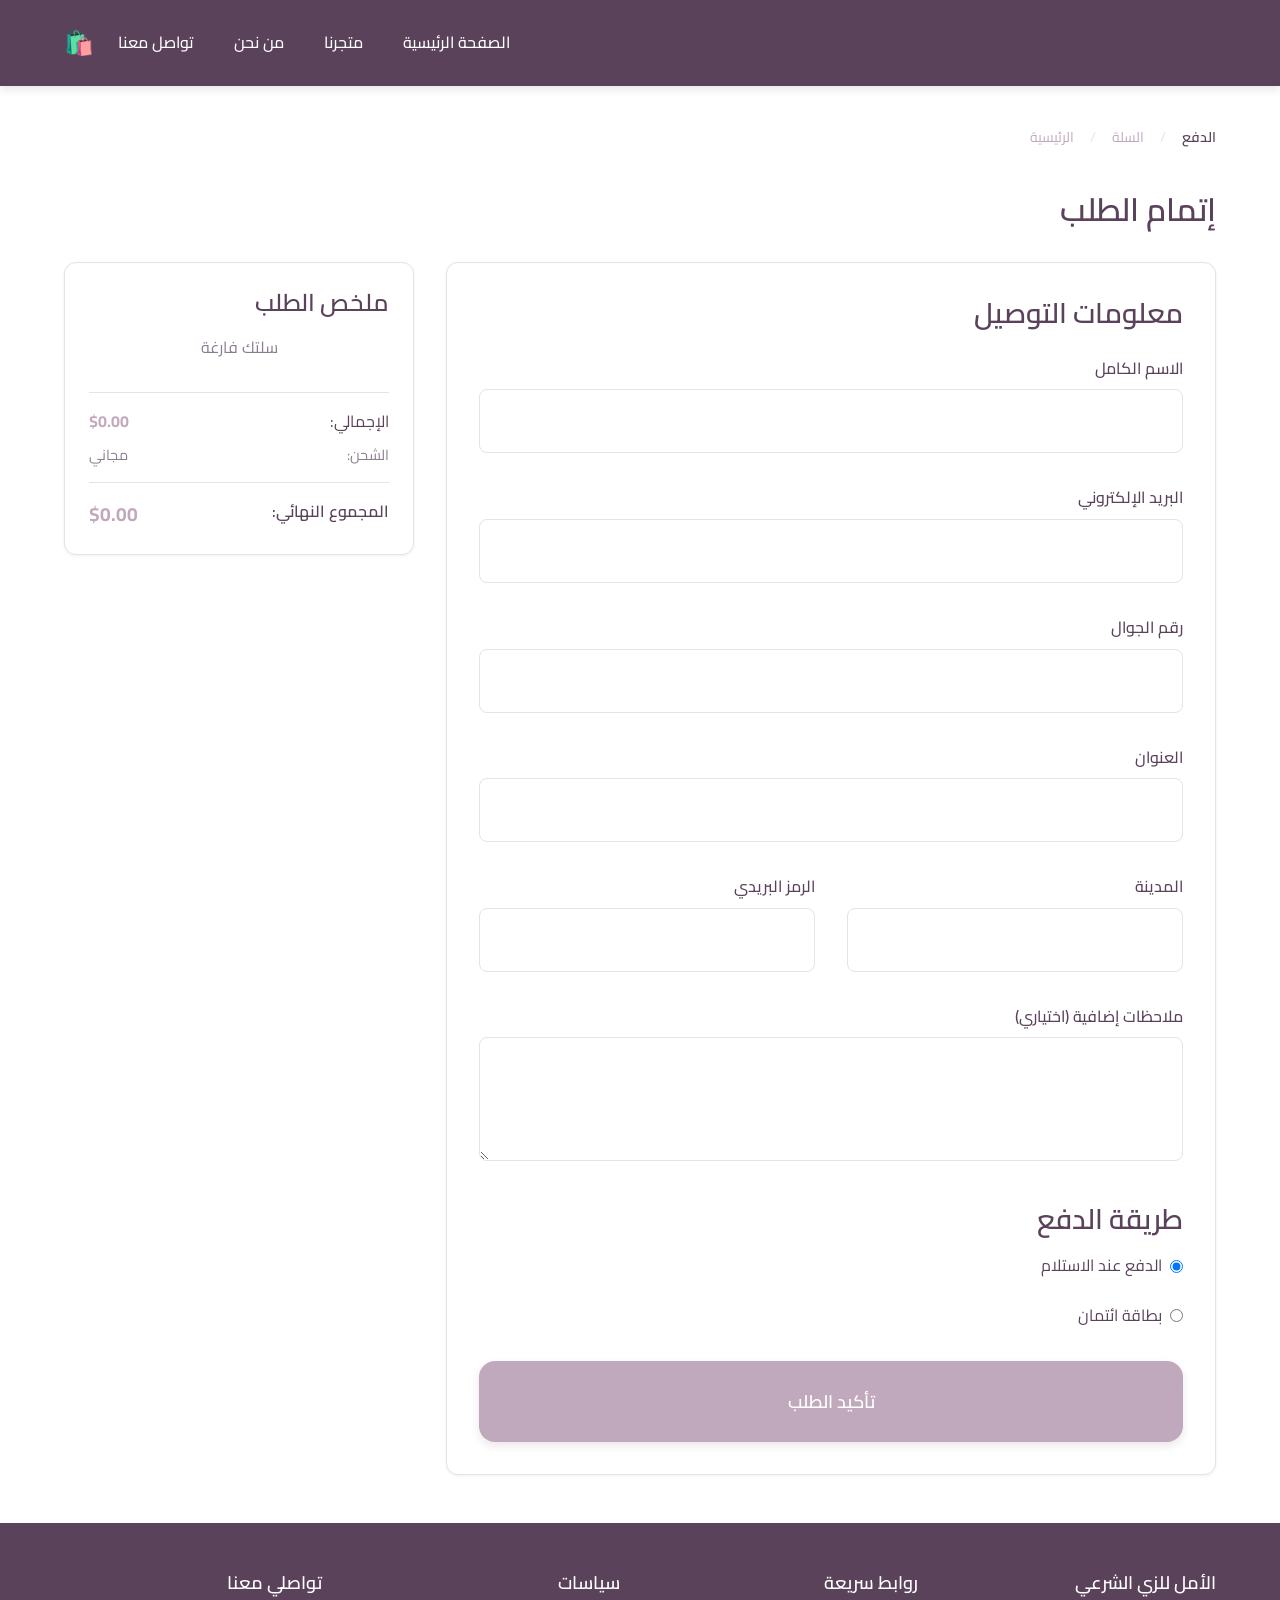
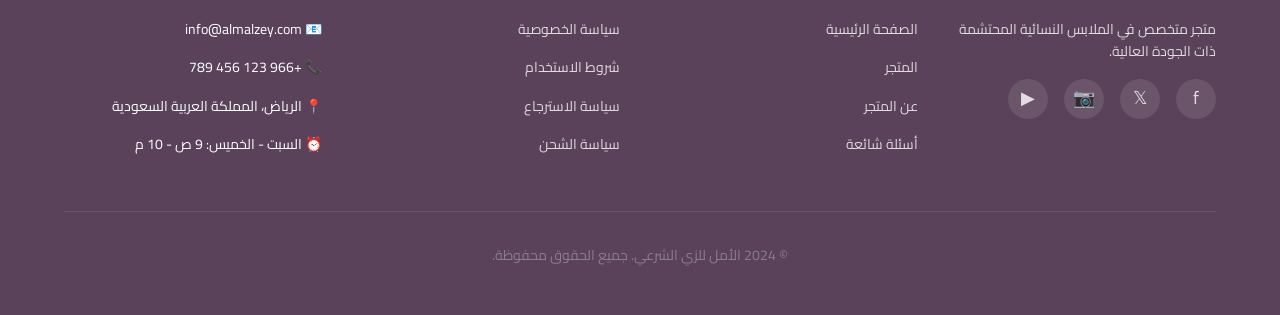
<file: checkout.html>
<!DOCTYPE html>
<html lang="ar" dir="rtl">
<head>
    <meta charset="UTF-8">
    <meta name="viewport" content="width=device-width, initial-scale=1.0">
    <title>الدفع - الأمل للزي الشرعي</title>
    <style>
/* ============================================
   MODERN MODEST FASHION STORE - CSS STYLING
   ============================================ */

/* Import Cairo Font from Google Fonts */
@import url('https://fonts.googleapis.com/css2?family=Cairo:wght@300;400;500;600;700&display=swap');

/* ============================================
   CSS VARIABLES (Design System)
   ============================================ */
:root {
    /* Colors */
    --primary-color: #C1A9BD;
    --main-color: #59425A;
    --accent-color: #9E7C97;
    --light-accent: #F5F0F7;
    --white: #FFFFFF;
    --text-dark: #59425A;
    --text-light: #8B7D8F;
    --border-color: #E8E0EC;
    --error-color: #E63946;
    --success-color: #06A77D;
    
    /* Typography */
    --font-family: 'Cairo', sans-serif;
    --font-size-base: 16px;
    --font-size-sm: 14px;
    --font-size-lg: 18px;
    --font-size-xl: 20px;
    --font-size-2xl: 24px;
    --font-size-3xl: 28px;
    --font-size-4xl: 32px;
    
    /* Font Weights */
    --fw-light: 300;
    --fw-regular: 400;
    --fw-medium: 500;
    --fw-semibold: 600;
    --fw-bold: 700;
    
    /* Spacing */
    --spacing-xs: 0.25rem;
    --spacing-sm: 0.5rem;
    --spacing-md: 1rem;
    --spacing-lg: 1.5rem;
    --spacing-xl: 2rem;
    --spacing-2xl: 2.5rem;
    --spacing-3xl: 3rem;
    
    /* Border Radius */
    --radius-sm: 4px;
    --radius-md: 8px;
    --radius-lg: 12px;
    --radius-xl: 16px;
    --radius-full: 9999px;
    
    /* Transitions */
    --transition-fast: 0.2s ease-in-out;
    --transition-standard: 0.3s ease-in-out;
    --transition-slow: 0.5s ease-in-out;
    
    /* Shadows */
    --shadow-sm: 0 1px 3px rgba(89, 66, 90, 0.08);
    --shadow-md: 0 4px 8px rgba(89, 66, 90, 0.12);
    --shadow-lg: 0 8px 16px rgba(89, 66, 90, 0.15);
    --shadow-xl: 0 12px 24px rgba(89, 66, 90, 0.2);
}

/* ============================================
   GLOBAL STYLES
   ============================================ */
* {
    margin: 0;
    padding: 0;
    box-sizing: border-box;
}

html {
    scroll-behavior: smooth;
}

body {
    font-family: var(--font-family);
    font-size: var(--font-size-base);
    line-height: 1.6;
    color: var(--text-dark);
    background-color: var(--white);
    direction: rtl;
}

/* Remove default link styling */
a {
    color: inherit;
    text-decoration: none;
    transition: color var(--transition-standard);
}

a:hover {
    color: var(--primary-color);
}

/* ============================================
   CONTAINER & LAYOUT
   ============================================ */
.container {
    width: 100%;
    max-width: 1200px;
    margin: 0 auto;
    padding: 0 24px;
}

/* Grid Utilities */
.grid {
    display: grid;
    gap: 2rem;
}

.grid-2 {
    grid-template-columns: repeat(2, 1fr);
}

.grid-3 {
    grid-template-columns: repeat(3, 1fr);
}

.grid-4 {
    grid-template-columns: repeat(4, 1fr);
}

/* Responsive Grid */
@media (max-width: 1024px) {
    .grid-4 {
        grid-template-columns: repeat(2, 1fr);
    }
    
    .grid-3 {
        grid-template-columns: repeat(2, 1fr);
    }
}

@media (max-width: 768px) {
    .grid-2,
    .grid-3,
    .grid-4 {
        grid-template-columns: 1fr;
    }
    
    .container {
        padding: 0 16px;
    }
}

/* Spacing Utilities */
.mt-2xl {
    margin-top: var(--spacing-2xl);
}

.mb-2xl {
    margin-bottom: var(--spacing-2xl);
}

.mt-3xl {
    margin-top: var(--spacing-3xl);
}

.mb-3xl {
    margin-bottom: var(--spacing-3xl);
}

/* ============================================
   TYPOGRAPHY
   ============================================ */
h1, h2, h3, h4, h5, h6 {
    font-weight: var(--fw-semibold);
    color: var(--text-dark);
    line-height: 1.3;
    margin-bottom: var(--spacing-md);
}

h1 {
    font-size: var(--font-size-4xl);
}

h2 {
    font-size: var(--font-size-3xl);
}

h3 {
    font-size: var(--font-size-2xl);
}

h4 {
    font-size: var(--font-size-xl);
}

p {
    color: var(--text-light);
    margin-bottom: var(--spacing-md);
}

/* ============================================
   BUTTONS
   ============================================ */
.btn {
    display: inline-block;
    padding: var(--spacing-md) var(--spacing-xl);
    font-family: var(--font-family);
    font-size: var(--font-size-base);
    font-weight: var(--fw-semibold);
    border: none;
    border-radius: var(--radius-xl);
    cursor: pointer;
    transition: all var(--transition-standard);
    text-align: center;
    white-space: nowrap;
}

.btn:hover {
    transform: scale(1.05);
}

.btn:active {
    transform: scale(0.98);
}

.btn-primary {
    background-color: var(--primary-color);
    color: var(--white);
    box-shadow: var(--shadow-md);
}

.btn-primary:hover {
    background-color: var(--accent-color);
    box-shadow: var(--shadow-lg);
}

.btn-outline {
    background-color: transparent;
    color: var(--text-dark);
    border: 2px solid var(--text-dark);
}

.btn-outline:hover {
    background-color: var(--light-accent);
    border-color: var(--primary-color);
    color: var(--primary-color);
}

.btn-lg {
    padding: var(--spacing-lg) var(--spacing-2xl);
    font-size: var(--font-size-lg);
}

.btn-sm {
    padding: var(--spacing-sm) var(--spacing-md);
    font-size: var(--font-size-sm);
}

/* ============================================
   NAVBAR
   ============================================ */
.navbar {
    background-color: var(--main-color);
    padding: var(--spacing-lg) 0;
    position: sticky;
    top: 0;
    z-index: 1000;
    box-shadow: var(--shadow-md);
}

.navbar-container {
    display: flex;
    justify-content: space-between;
    align-items: center;
    width: 100%;
    max-width: 1200px;
    margin: 0 auto;
    padding: 0 24px;
}

.navbar-menu {
    display: flex;
    list-style: none;
    gap: var(--spacing-2xl);
    flex: 1;
    justify-content: flex-end;
    align-items: center;
}

.navbar-item {
    position: relative;
}

.navbar-link {
    color: var(--white);
    font-weight: var(--fw-medium);
    font-size: var(--font-size-base);
    transition: color var(--transition-standard);
    padding-bottom: var(--spacing-xs);
}

.navbar-link:hover,
.navbar-item.active .navbar-link {
    color: var(--primary-color);
}

.navbar-item.active .navbar-link::after {
    content: '';
    position: absolute;
    bottom: -8px;
    right: 0;
    left: 0;
    height: 2px;
    background-color: var(--primary-color);
    border-radius: 1px;
}

/* Hamburger Menu */
.navbar-toggle {
    display: none;
    flex-direction: column;
    gap: 5px;
    cursor: pointer;
    order: 1;
}

.navbar-toggle span {
    width: 25px;
    height: 3px;
    background-color: var(--white);
    border-radius: 2px;
    transition: all var(--transition-standard);
}

/* Cart Icon */
.cart-icon-wrapper {
    display: flex;
    align-items: center;
    position: relative;
    margin-right: var(--spacing-lg);
    cursor: pointer;
}

.cart-icon {
    font-size: 1.5rem;
    transition: transform var(--transition-standard);
}

.cart-icon:hover {
    transform: scale(1.1);
}

.cart-count {
    position: absolute;
    top: -8px;
    right: -8px;
    background-color: var(--error-color);
    color: var(--white);
    border-radius: 50%;
    width: 24px;
    height: 24px;
    display: flex;
    align-items: center;
    justify-content: center;
    font-size: var(--font-size-sm);
    font-weight: var(--fw-bold);
}

/* Mobile Responsive Navbar */
@media (max-width: 768px) {
    .navbar-toggle {
        display: flex;
        order: 3;
    }
    
    .navbar-menu {
        position: fixed;
        right: -350px;
        top: 0;
        width: 350px;
        height: 100vh;
        background-color: var(--main-color);
        flex-direction: column;
        gap: var(--spacing-lg);
        padding: 100px 24px 24px;
        transition: right var(--transition-standard);
        justify-content: flex-start;
        z-index: 999;
    }
    
    .navbar-menu.active {
        right: 0;
    }
    
    .navbar-item {
        width: 100%;
    }
    
    .navbar-link {
        display: block;
        padding: var(--spacing-md) 0;
    }
    
    .navbar-item.active .navbar-link::after {
        right: auto;
        left: 0;
    }
    
    .cart-icon-wrapper {
        order: 2;
    }
}

/* ============================================
   HERO SECTION
   ============================================ */
.hero {
    background: linear-gradient(135deg, var(--main-color) 0%, var(--accent-color) 100%);
    padding: 100px 0;
    color: var(--white);
    text-align: center;
}

.hero-content {
    display: flex;
    flex-direction: column;
    align-items: center;
    justify-content: center;
}

.hero h1 {
    color: var(--white);
    font-size: var(--font-size-4xl);
    margin-bottom: var(--spacing-md);
    font-weight: var(--fw-bold);
}

.hero p {
    color: rgba(255, 255, 255, 0.9);
    font-size: var(--font-size-lg);
    max-width: 600px;
    margin-bottom: var(--spacing-xl);
}

@media (max-width: 768px) {
    .hero {
        padding: 60px 0;
    }
    
    .hero h1 {
        font-size: var(--font-size-3xl);
    }
    
    .hero p {
        font-size: var(--font-size-base);
    }
}

/* ============================================
   SECTIONS
   ============================================ */
.section {
    padding: var(--spacing-3xl) 0;
}

.section-title {
    text-align: center;
    margin-bottom: var(--spacing-3xl);
}

.section-title h2 {
    color: var(--text-dark);
    margin-bottom: var(--spacing-md);
}

.section-title p {
    color: var(--text-light);
    font-size: var(--font-size-lg);
    max-width: 500px;
    margin: 0 auto;
}

/* ============================================
   CARDS
   ============================================ */
.card {
    background-color: var(--white);
    border: 1px solid var(--border-color);
    border-radius: var(--radius-lg);
    padding: var(--spacing-xl);
    transition: all var(--transition-standard);
    box-shadow: var(--shadow-sm);
}

.card:hover {
    box-shadow: var(--shadow-md);
    border-color: var(--primary-color);
    transform: translateY(-4px);
}

.card-body {
    padding: var(--spacing-lg) 0;
}

.card-body h3 {
    color: var(--text-dark);
    margin-bottom: var(--spacing-md);
}

.card-body p {
    font-size: var(--font-size-sm);
    color: var(--text-light);
}

/* Testimonial Card */
.testimonial-card {
    border: none;
    background-color: var(--white);
    box-shadow: var(--shadow-md);
}

.testimonial-text {
    font-style: italic;
    color: var(--text-dark);
    margin-bottom: var(--spacing-md);
}

.testimonial-author {
    font-weight: var(--fw-semibold);
    color: var(--primary-color);
    font-size: var(--font-size-sm);
}

/* ============================================
   FORMS
   ============================================ */
.input-group {
    margin-bottom: var(--spacing-xl);
}

.input-group label {
    display: block;
    margin-bottom: var(--spacing-sm);
    font-weight: var(--fw-medium);
    color: var(--text-dark);
}

.input-group input,
.input-group textarea,
.input-group select {
    width: 100%;
    padding: var(--spacing-md);
    border: 1px solid var(--border-color);
    border-radius: var(--radius-md);
    font-family: var(--font-family);
    font-size: var(--font-size-base);
    color: var(--text-dark);
    transition: border-color var(--transition-standard);
}

.input-group input:focus,
.input-group textarea:focus,
.input-group select:focus {
    outline: none;
    border-color: var(--primary-color);
    box-shadow: 0 0 0 3px rgba(193, 169, 189, 0.1);
}

.input-group textarea {
    resize: vertical;
}

/* ============================================
   NEWSLETTER SECTION
   ============================================ */
.newsletter-section {
    background: linear-gradient(135deg, var(--main-color) 0%, var(--accent-color) 100%);
    padding: var(--spacing-3xl);
    border-radius: var(--radius-xl);
    color: var(--white);
    text-align: center;
}

.newsletter-section h2 {
    color: var(--white);
    margin-bottom: var(--spacing-md);
}

.newsletter-section p {
    color: rgba(255, 255, 255, 0.9);
    margin-bottom: var(--spacing-xl);
}

.newsletter-form {
    display: flex;
    gap: var(--spacing-md);
    max-width: 500px;
    margin: 0 auto;
    flex-wrap: wrap;
    justify-content: center;
}

.newsletter-form input {
    flex: 1;
    min-width: 250px;
    padding: var(--spacing-md) var(--spacing-lg);
    border: none;
    border-radius: var(--radius-xl);
    font-family: var(--font-family);
    font-size: var(--font-size-base);
}

.newsletter-form input::placeholder {
    color: var(--text-light);
}

.newsletter-form .btn {
    white-space: nowrap;
}

@media (max-width: 600px) {
    .newsletter-form {
        flex-direction: column;
    }
    
    .newsletter-form input {
        min-width: 100%;
    }
}

/* ============================================
   BREADCRUMB
   ============================================ */
.breadcrumb {
    display: flex;
    gap: var(--spacing-md);
    align-items: center;
    font-size: var(--font-size-sm);
    color: var(--text-light);
}

.breadcrumb-sep {
    color: var(--border-color);
}

.breadcrumb a {
    color: var(--primary-color);
    transition: color var(--transition-standard);
}

.breadcrumb a:hover {
    color: var(--main-color);
}

.breadcrumb .active {
    color: var(--text-dark);
    font-weight: var(--fw-semibold);
}

/* ============================================
   FOOTER
   ============================================ */
footer {
    background-color: var(--main-color);
    color: var(--white);
    padding: var(--spacing-3xl) 0 var(--spacing-xl);
    margin-top: var(--spacing-3xl);
}

.footer-content {
    display: grid;
    grid-template-columns: repeat(4, 1fr);
    gap: var(--spacing-2xl);
    margin-bottom: var(--spacing-2xl);
}

.footer-section h3 {
    color: var(--white);
    margin-bottom: var(--spacing-lg);
    font-size: var(--font-size-lg);
}

.footer-section p {
    color: rgba(255, 255, 255, 0.8);
    font-size: var(--font-size-sm);
}

.footer-section ul {
    list-style: none;
}

.footer-section ul li {
    margin-bottom: var(--spacing-md);
    font-size: var(--font-size-sm);
}

.footer-section a {
    color: rgba(255, 255, 255, 0.8);
    transition: color var(--transition-standard);
}

.footer-section a:hover {
    color: var(--primary-color);
}

/* Social Links */
.social-links {
    display: flex;
    gap: var(--spacing-md);
}

.social-link {
    display: inline-flex;
    align-items: center;
    justify-content: center;
    width: 40px;
    height: 40px;
    background-color: rgba(255, 255, 255, 0.1);
    border-radius: 50%;
    font-size: var(--font-size-lg);
    transition: all var(--transition-standard);
}

.social-link:hover {
    background-color: var(--primary-color);
    transform: translateY(-3px);
}

.footer-bottom {
    text-align: center;
    padding-top: var(--spacing-xl);
    border-top: 1px solid rgba(255, 255, 255, 0.1);
    color: rgba(255, 255, 255, 0.7);
    font-size: var(--font-size-sm);
}

@media (max-width: 1024px) {
    .footer-content {
        grid-template-columns: repeat(2, 1fr);
    }
}

@media (max-width: 768px) {
    .footer-content {
        grid-template-columns: 1fr;
        gap: var(--spacing-xl);
    }
}

/* ============================================
   RESPONSIVE DESIGN
   ============================================ */
@media (max-width: 1024px) {
    :root {
        --font-size-base: 15px;
        --font-size-xl: 18px;
        --font-size-2xl: 22px;
        --font-size-3xl: 26px;
        --font-size-4xl: 30px;
    }
    
    .grid-4 {
        grid-template-columns: repeat(2, 1fr);
    }
}

@media (max-width: 768px) {
    :root {
        --font-size-base: 14px;
        --font-size-xl: 16px;
        --font-size-2xl: 20px;
        --font-size-3xl: 24px;
        --font-size-4xl: 28px;
        --spacing-lg: 1.25rem;
        --spacing-xl: 1.5rem;
        --spacing-2xl: 2rem;
    }
    
    h1 {
        font-size: var(--font-size-3xl);
    }
    
    .section {
        padding: var(--spacing-2xl) 0;
    }
    
    .card {
        padding: var(--spacing-lg);
    }
    
    .newsletter-section {
        padding: var(--spacing-2xl);
    }
}

@media (max-width: 480px) {
    :root {
        --spacing-md: 0.875rem;
        --spacing-lg: 1rem;
        --spacing-xl: 1.25rem;
        --spacing-2xl: 1.5rem;
    }
    
    .grid-2,
    .grid-3,
    .grid-4 {
        gap: var(--spacing-lg);
    }
    
    .btn {
        padding: var(--spacing-md) var(--spacing-lg);
        font-size: var(--font-size-sm);
    }
    
    h1 {
        font-size: var(--font-size-2xl);
    }
    
    h2 {
        font-size: var(--font-size-xl);
    }
}

/* ============================================
   UTILITY CLASSES
   ============================================ */
.text-center {
    text-align: center;
}

.text-right {
    text-align: right;
}

.text-left {
    text-align: left;
}

.flex {
    display: flex;
}

.flex-center {
    display: flex;
    align-items: center;
    justify-content: center;
}

.justify-between {
    display: flex;
    justify-content: space-between;
    align-items: center;
}

.gap-md {
    gap: var(--spacing-md);
}

.gap-lg {
    gap: var(--spacing-lg);
}

/* ============================================
   ANIMATIONS
   ============================================ */
@keyframes fadeIn {
    from {
        opacity: 0;
        transform: translateY(10px);
    }
    to {
        opacity: 1;
        transform: translateY(0);
    }
}

@keyframes slideInRight {
    from {
        opacity: 0;
        transform: translateX(20px);
    }
    to {
        opacity: 1;
        transform: translateX(0);
    }
}

.fade-in {
    animation: fadeIn var(--transition-standard);
}

.slide-in-right {
    animation: slideInRight var(--transition-standard);
}

</style>
</head>
<body>
    <!-- Navbar -->
    <nav class="navbar">
        <div class="navbar-container">
            <div class="navbar-toggle">
                <span></span>
                <span></span>
                <span></span>
            </div>
            <ul class="navbar-menu">
                <li class="navbar-item">
                    <a href="index.html" class="navbar-link">الصفحة الرئيسية</a>
                </li>
                <li class="navbar-item">
                    <a href="shop.html" class="navbar-link">متجرنا</a>
                </li>
                <li class="navbar-item">
                    <a href="about.html" class="navbar-link">من نحن</a>
                </li>
                <li class="navbar-item">
                    <a href="contact.html" class="navbar-link">تواصل معنا</a>
                </li>
            </ul>
            <div class="cart-icon-wrapper">
                <div class="cart-icon">🛍️</div>
                <div class="cart-count" style="display: none;">0</div>
            </div>
        </div>
    </nav>

    <div class="container">
        <!-- Breadcrumb -->
        <div class="breadcrumb mt-2xl mb-2xl">
            <span class="active">الدفع</span>
            <span class="breadcrumb-sep">/</span>
            <a href="cart.html">السلة</a>
            <span class="breadcrumb-sep">/</span>
            <a href="index.html">الرئيسية</a>
        </div>

        <h1 style="margin-bottom: 2rem;">إتمام الطلب</h1>

        <div style="display: grid; grid-template-columns: 1fr 350px; gap: 2rem;">
            <!-- Checkout Form -->
            <div class="card" style="padding: 2rem;">
                <form data-checkout-form>
                    <h2 style="margin-bottom: 1.5rem;">معلومات التوصيل</h2>

                    <div class="input-group">
                        <label for="fullname">الاسم الكامل</label>
                        <input type="text" id="fullname" name="fullname" required>
                    </div>

                    <div class="input-group">
                        <label for="email">البريد الإلكتروني</label>
                        <input type="email" id="email" name="email" required>
                    </div>

                    <div class="input-group">
                        <label for="phone">رقم الجوال</label>
                        <input type="tel" id="phone" name="phone" required>
                    </div>

                    <div class="input-group">
                        <label for="address">العنوان</label>
                        <input type="text" id="address" name="address" required>
                    </div>

                    <div class="grid grid-2">
                        <div class="input-group">
                            <label for="city">المدينة</label>
                            <input type="text" id="city" name="city" required>
                        </div>
                        <div class="input-group">
                            <label for="zip">الرمز البريدي</label>
                            <input type="text" id="zip" name="zip" required>
                        </div>
                    </div>

                    <div class="input-group">
                        <label for="notes">ملاحظات إضافية (اختياري)</label>
                        <textarea id="notes" name="notes" rows="3"></textarea>
                    </div>

                    <h2 style="margin: 2rem 0 1rem 0;">طريقة الدفع</h2>
                    <div style="margin-bottom: 1.5rem;">
                        <label style="display: flex; align-items: center; gap: 0.5rem; cursor: pointer;">
                            <input type="radio" name="payment" value="cod" checked>
                            <span>الدفع عند الاستلام</span>
                        </label>
                    </div>
                    <div style="margin-bottom: 2rem;">
                        <label style="display: flex; align-items: center; gap: 0.5rem; cursor: pointer;">
                            <input type="radio" name="payment" value="card">
                            <span>بطاقة ائتمان</span>
                        </label>
                    </div>

                    <button type="submit" class="btn btn-primary btn-lg" style="width: 100%;">
                        تأكيد الطلب
                    </button>
                </form>
            </div>

            <!-- Order Summary -->
            <div class="card" style="padding: 1.5rem; height: fit-content;">
                <h3 style="margin-bottom: 1rem;">ملخص الطلب</h3>
                <div id="order-items" style="max-height: 300px; overflow-y: auto; margin-bottom: 1rem;">
                    <!-- Will be populated by JavaScript -->
                </div>
                <div style="border-top: 1px solid var(--border-color); padding-top: 1rem;">
                    <div style="display: flex; justify-content: space-between; margin-bottom: 0.5rem;">
                        <span>الإجمالي:</span>
                        <span id="order-total" style="font-weight: 700; color: var(--primary-color);">$0.00</span>
                    </div>
                    <div style="display: flex; justify-content: space-between; margin-bottom: 0.5rem; font-size: 0.9rem; color: var(--text-light);">
                        <span>الشحن:</span>
                        <span>مجاني</span>
                    </div>
                    <div style="display: flex; justify-content: space-between; margin-top: 1rem; padding-top: 1rem; border-top: 1px solid var(--border-color);">
                        <span style="font-weight: 600;">المجموع النهائي:</span>
                        <span id="final-total" style="font-size: 1.2rem; font-weight: 700; color: var(--primary-color);">$0.00</span>
                    </div>
                </div>
            </div>
        </div>
    </div>

    <!-- Footer -->
    <footer style="margin-top: 3rem;">
        <div class="container">
            <div class="footer-content">
                <div class="footer-section">
                    <h3>الأمل للزي الشرعي</h3>
                    <p style="margin-bottom: 1rem;">متجر متخصص في الملابس النسائية المحتشمة ذات الجودة العالية.</p>
                    <div class="social-links">
                        <a href="#" class="social-link">f</a>
                        <a href="#" class="social-link">𝕏</a>
                        <a href="#" class="social-link">📷</a>
                        <a href="#" class="social-link">▶</a>
                    </div>
                </div>
                <div class="footer-section">
                    <h3>روابط سريعة</h3>
                    <ul>
                        <li><a href="index.html">الصفحة الرئيسية</a></li>
                        <li><a href="shop.html">المتجر</a></li>
                        <li><a href="about.html">عن المتجر</a></li>
                        <li><a href="faq.html">أسئلة شائعة</a></li>
                    </ul>
                </div>
                <div class="footer-section">
                    <h3>سياسات</h3>
                    <ul>
                        <li><a href="#">سياسة الخصوصية</a></li>
                        <li><a href="#">شروط الاستخدام</a></li>
                        <li><a href="#">سياسة الاسترجاع</a></li>
                        <li><a href="#">سياسة الشحن</a></li>
                    </ul>
                </div>
                <div class="footer-section">
                    <h3>تواصلي معنا</h3>
                    <ul>
                        <li>📧 info@almalzey.com</li>
                        <li>📞 +966 123 456 789</li>
                        <li>📍 الرياض، المملكة العربية السعودية</li>
                        <li>⏰ السبت - الخميس: 9 ص - 10 م</li>
                    </ul>
                </div>
            </div>
            <div class="footer-bottom">
                <p>&copy; 2024 الأمل للزي الشرعي. جميع الحقوق محفوظة.</p>
            </div>
        </div>
    </footer>

    <script>
        // Initialize checkout page
        document.addEventListener('DOMContentLoaded', () => {
            const items = cart.getItems();
            const total = cart.getTotal();
            
            // Display order items
            const orderItemsDiv = document.getElementById('order-items');
            orderItemsDiv.innerHTML = items.map(item => `
                <div style="display: flex; justify-content: space-between; margin-bottom: 0.5rem; font-size: 0.9rem;">
                    <span>${item.name} x${item.quantity}</span>
                    <span>$${(item.price * item.quantity).toFixed(2)}</span>
                </div>
            `).join('');
            
            // Display totals
            document.getElementById('order-total').textContent = `$${total.toFixed(2)}`;
            document.getElementById('final-total').textContent = `$${total.toFixed(2)}`;
        });
    </script>

    <script src="js/product-data.js"></script>
    <script src="js/storage.js"></script>
    <script src="js/ui.js"></script>
    <script src="js/filters.js"></script>
    <script src="js/main.js"></script>
</body>
</html>
</file>
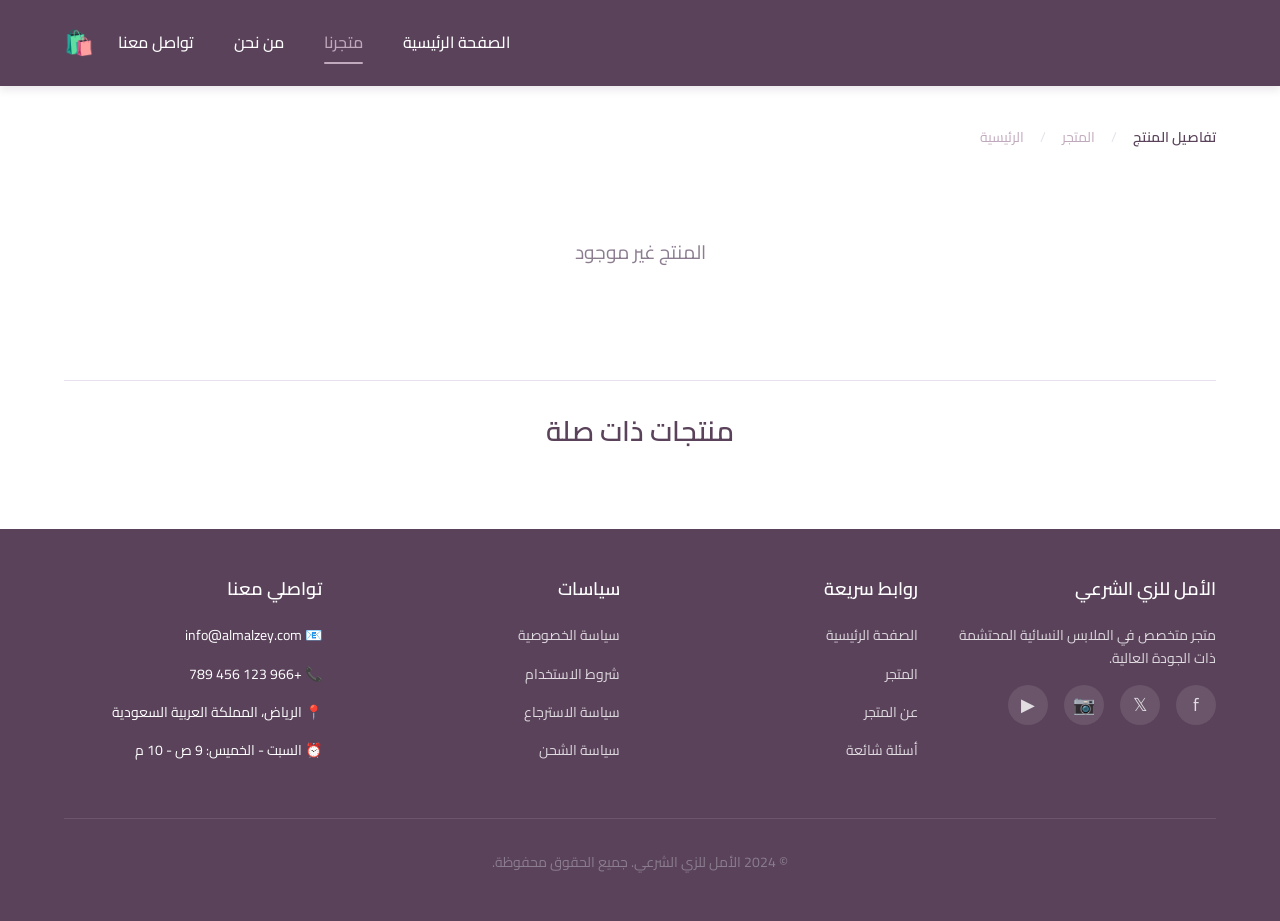
<file: product-detail.html>
<!DOCTYPE html>
<html lang="ar" dir="rtl">
<head>
    <meta charset="UTF-8">
    <meta name="viewport" content="width=device-width, initial-scale=1.0">
    <title>تفاصيل المنتج - الأمل للزي الشرعي</title>
    <style>
/* ============================================
   MODERN MODEST FASHION STORE - CSS STYLING
   ============================================ */

/* Import Cairo Font from Google Fonts */
@import url('https://fonts.googleapis.com/css2?family=Cairo:wght@300;400;500;600;700&display=swap');

/* ============================================
   CSS VARIABLES (Design System)
   ============================================ */
:root {
    /* Colors */
    --primary-color: #C1A9BD;
    --main-color: #59425A;
    --accent-color: #9E7C97;
    --light-accent: #F5F0F7;
    --white: #FFFFFF;
    --text-dark: #59425A;
    --text-light: #8B7D8F;
    --border-color: #E8E0EC;
    --error-color: #E63946;
    --success-color: #06A77D;
    
    /* Typography */
    --font-family: 'Cairo', sans-serif;
    --font-size-base: 16px;
    --font-size-sm: 14px;
    --font-size-lg: 18px;
    --font-size-xl: 20px;
    --font-size-2xl: 24px;
    --font-size-3xl: 28px;
    --font-size-4xl: 32px;
    
    /* Font Weights */
    --fw-light: 300;
    --fw-regular: 400;
    --fw-medium: 500;
    --fw-semibold: 600;
    --fw-bold: 700;
    
    /* Spacing */
    --spacing-xs: 0.25rem;
    --spacing-sm: 0.5rem;
    --spacing-md: 1rem;
    --spacing-lg: 1.5rem;
    --spacing-xl: 2rem;
    --spacing-2xl: 2.5rem;
    --spacing-3xl: 3rem;
    
    /* Border Radius */
    --radius-sm: 4px;
    --radius-md: 8px;
    --radius-lg: 12px;
    --radius-xl: 16px;
    --radius-full: 9999px;
    
    /* Transitions */
    --transition-fast: 0.2s ease-in-out;
    --transition-standard: 0.3s ease-in-out;
    --transition-slow: 0.5s ease-in-out;
    
    /* Shadows */
    --shadow-sm: 0 1px 3px rgba(89, 66, 90, 0.08);
    --shadow-md: 0 4px 8px rgba(89, 66, 90, 0.12);
    --shadow-lg: 0 8px 16px rgba(89, 66, 90, 0.15);
    --shadow-xl: 0 12px 24px rgba(89, 66, 90, 0.2);
}

/* ============================================
   GLOBAL STYLES
   ============================================ */
* {
    margin: 0;
    padding: 0;
    box-sizing: border-box;
}

html {
    scroll-behavior: smooth;
}

body {
    font-family: var(--font-family);
    font-size: var(--font-size-base);
    line-height: 1.6;
    color: var(--text-dark);
    background-color: var(--white);
    direction: rtl;
}

/* Remove default link styling */
a {
    color: inherit;
    text-decoration: none;
    transition: color var(--transition-standard);
}

a:hover {
    color: var(--primary-color);
}

/* ============================================
   CONTAINER & LAYOUT
   ============================================ */
.container {
    width: 100%;
    max-width: 1200px;
    margin: 0 auto;
    padding: 0 24px;
}

/* Grid Utilities */
.grid {
    display: grid;
    gap: 2rem;
}

.grid-2 {
    grid-template-columns: repeat(2, 1fr);
}

.grid-3 {
    grid-template-columns: repeat(3, 1fr);
}

.grid-4 {
    grid-template-columns: repeat(4, 1fr);
}

/* Responsive Grid */
@media (max-width: 1024px) {
    .grid-4 {
        grid-template-columns: repeat(2, 1fr);
    }
    
    .grid-3 {
        grid-template-columns: repeat(2, 1fr);
    }
}

@media (max-width: 768px) {
    .grid-2,
    .grid-3,
    .grid-4 {
        grid-template-columns: 1fr;
    }
    
    .container {
        padding: 0 16px;
    }
}

/* Spacing Utilities */
.mt-2xl {
    margin-top: var(--spacing-2xl);
}

.mb-2xl {
    margin-bottom: var(--spacing-2xl);
}

.mt-3xl {
    margin-top: var(--spacing-3xl);
}

.mb-3xl {
    margin-bottom: var(--spacing-3xl);
}

/* ============================================
   TYPOGRAPHY
   ============================================ */
h1, h2, h3, h4, h5, h6 {
    font-weight: var(--fw-semibold);
    color: var(--text-dark);
    line-height: 1.3;
    margin-bottom: var(--spacing-md);
}

h1 {
    font-size: var(--font-size-4xl);
}

h2 {
    font-size: var(--font-size-3xl);
}

h3 {
    font-size: var(--font-size-2xl);
}

h4 {
    font-size: var(--font-size-xl);
}

p {
    color: var(--text-light);
    margin-bottom: var(--spacing-md);
}

/* ============================================
   BUTTONS
   ============================================ */
.btn {
    display: inline-block;
    padding: var(--spacing-md) var(--spacing-xl);
    font-family: var(--font-family);
    font-size: var(--font-size-base);
    font-weight: var(--fw-semibold);
    border: none;
    border-radius: var(--radius-xl);
    cursor: pointer;
    transition: all var(--transition-standard);
    text-align: center;
    white-space: nowrap;
}

.btn:hover {
    transform: scale(1.05);
}

.btn:active {
    transform: scale(0.98);
}

.btn-primary {
    background-color: var(--primary-color);
    color: var(--white);
    box-shadow: var(--shadow-md);
}

.btn-primary:hover {
    background-color: var(--accent-color);
    box-shadow: var(--shadow-lg);
}

.btn-outline {
    background-color: transparent;
    color: var(--text-dark);
    border: 2px solid var(--text-dark);
}

.btn-outline:hover {
    background-color: var(--light-accent);
    border-color: var(--primary-color);
    color: var(--primary-color);
}

.btn-lg {
    padding: var(--spacing-lg) var(--spacing-2xl);
    font-size: var(--font-size-lg);
}

.btn-sm {
    padding: var(--spacing-sm) var(--spacing-md);
    font-size: var(--font-size-sm);
}

/* ============================================
   NAVBAR
   ============================================ */
.navbar {
    background-color: var(--main-color);
    padding: var(--spacing-lg) 0;
    position: sticky;
    top: 0;
    z-index: 1000;
    box-shadow: var(--shadow-md);
}

.navbar-container {
    display: flex;
    justify-content: space-between;
    align-items: center;
    width: 100%;
    max-width: 1200px;
    margin: 0 auto;
    padding: 0 24px;
}

.navbar-menu {
    display: flex;
    list-style: none;
    gap: var(--spacing-2xl);
    flex: 1;
    justify-content: flex-end;
    align-items: center;
}

.navbar-item {
    position: relative;
}

.navbar-link {
    color: var(--white);
    font-weight: var(--fw-medium);
    font-size: var(--font-size-base);
    transition: color var(--transition-standard);
    padding-bottom: var(--spacing-xs);
}

.navbar-link:hover,
.navbar-item.active .navbar-link {
    color: var(--primary-color);
}

.navbar-item.active .navbar-link::after {
    content: '';
    position: absolute;
    bottom: -8px;
    right: 0;
    left: 0;
    height: 2px;
    background-color: var(--primary-color);
    border-radius: 1px;
}

/* Hamburger Menu */
.navbar-toggle {
    display: none;
    flex-direction: column;
    gap: 5px;
    cursor: pointer;
    order: 1;
}

.navbar-toggle span {
    width: 25px;
    height: 3px;
    background-color: var(--white);
    border-radius: 2px;
    transition: all var(--transition-standard);
}

/* Cart Icon */
.cart-icon-wrapper {
    display: flex;
    align-items: center;
    position: relative;
    margin-right: var(--spacing-lg);
    cursor: pointer;
}

.cart-icon {
    font-size: 1.5rem;
    transition: transform var(--transition-standard);
}

.cart-icon:hover {
    transform: scale(1.1);
}

.cart-count {
    position: absolute;
    top: -8px;
    right: -8px;
    background-color: var(--error-color);
    color: var(--white);
    border-radius: 50%;
    width: 24px;
    height: 24px;
    display: flex;
    align-items: center;
    justify-content: center;
    font-size: var(--font-size-sm);
    font-weight: var(--fw-bold);
}

/* Mobile Responsive Navbar */
@media (max-width: 768px) {
    .navbar-toggle {
        display: flex;
        order: 3;
    }
    
    .navbar-menu {
        position: fixed;
        right: -350px;
        top: 0;
        width: 350px;
        height: 100vh;
        background-color: var(--main-color);
        flex-direction: column;
        gap: var(--spacing-lg);
        padding: 100px 24px 24px;
        transition: right var(--transition-standard);
        justify-content: flex-start;
        z-index: 999;
    }
    
    .navbar-menu.active {
        right: 0;
    }
    
    .navbar-item {
        width: 100%;
    }
    
    .navbar-link {
        display: block;
        padding: var(--spacing-md) 0;
    }
    
    .navbar-item.active .navbar-link::after {
        right: auto;
        left: 0;
    }
    
    .cart-icon-wrapper {
        order: 2;
    }
}

/* ============================================
   HERO SECTION
   ============================================ */
.hero {
    background: linear-gradient(135deg, var(--main-color) 0%, var(--accent-color) 100%);
    padding: 100px 0;
    color: var(--white);
    text-align: center;
}

.hero-content {
    display: flex;
    flex-direction: column;
    align-items: center;
    justify-content: center;
}

.hero h1 {
    color: var(--white);
    font-size: var(--font-size-4xl);
    margin-bottom: var(--spacing-md);
    font-weight: var(--fw-bold);
}

.hero p {
    color: rgba(255, 255, 255, 0.9);
    font-size: var(--font-size-lg);
    max-width: 600px;
    margin-bottom: var(--spacing-xl);
}

@media (max-width: 768px) {
    .hero {
        padding: 60px 0;
    }
    
    .hero h1 {
        font-size: var(--font-size-3xl);
    }
    
    .hero p {
        font-size: var(--font-size-base);
    }
}

/* ============================================
   SECTIONS
   ============================================ */
.section {
    padding: var(--spacing-3xl) 0;
}

.section-title {
    text-align: center;
    margin-bottom: var(--spacing-3xl);
}

.section-title h2 {
    color: var(--text-dark);
    margin-bottom: var(--spacing-md);
}

.section-title p {
    color: var(--text-light);
    font-size: var(--font-size-lg);
    max-width: 500px;
    margin: 0 auto;
}

/* ============================================
   CARDS
   ============================================ */
.card {
    background-color: var(--white);
    border: 1px solid var(--border-color);
    border-radius: var(--radius-lg);
    padding: var(--spacing-xl);
    transition: all var(--transition-standard);
    box-shadow: var(--shadow-sm);
}

.card:hover {
    box-shadow: var(--shadow-md);
    border-color: var(--primary-color);
    transform: translateY(-4px);
}

.card-body {
    padding: var(--spacing-lg) 0;
}

.card-body h3 {
    color: var(--text-dark);
    margin-bottom: var(--spacing-md);
}

.card-body p {
    font-size: var(--font-size-sm);
    color: var(--text-light);
}

/* Testimonial Card */
.testimonial-card {
    border: none;
    background-color: var(--white);
    box-shadow: var(--shadow-md);
}

.testimonial-text {
    font-style: italic;
    color: var(--text-dark);
    margin-bottom: var(--spacing-md);
}

.testimonial-author {
    font-weight: var(--fw-semibold);
    color: var(--primary-color);
    font-size: var(--font-size-sm);
}

/* ============================================
   FORMS
   ============================================ */
.input-group {
    margin-bottom: var(--spacing-xl);
}

.input-group label {
    display: block;
    margin-bottom: var(--spacing-sm);
    font-weight: var(--fw-medium);
    color: var(--text-dark);
}

.input-group input,
.input-group textarea,
.input-group select {
    width: 100%;
    padding: var(--spacing-md);
    border: 1px solid var(--border-color);
    border-radius: var(--radius-md);
    font-family: var(--font-family);
    font-size: var(--font-size-base);
    color: var(--text-dark);
    transition: border-color var(--transition-standard);
}

.input-group input:focus,
.input-group textarea:focus,
.input-group select:focus {
    outline: none;
    border-color: var(--primary-color);
    box-shadow: 0 0 0 3px rgba(193, 169, 189, 0.1);
}

.input-group textarea {
    resize: vertical;
}

/* ============================================
   NEWSLETTER SECTION
   ============================================ */
.newsletter-section {
    background: linear-gradient(135deg, var(--main-color) 0%, var(--accent-color) 100%);
    padding: var(--spacing-3xl);
    border-radius: var(--radius-xl);
    color: var(--white);
    text-align: center;
}

.newsletter-section h2 {
    color: var(--white);
    margin-bottom: var(--spacing-md);
}

.newsletter-section p {
    color: rgba(255, 255, 255, 0.9);
    margin-bottom: var(--spacing-xl);
}

.newsletter-form {
    display: flex;
    gap: var(--spacing-md);
    max-width: 500px;
    margin: 0 auto;
    flex-wrap: wrap;
    justify-content: center;
}

.newsletter-form input {
    flex: 1;
    min-width: 250px;
    padding: var(--spacing-md) var(--spacing-lg);
    border: none;
    border-radius: var(--radius-xl);
    font-family: var(--font-family);
    font-size: var(--font-size-base);
}

.newsletter-form input::placeholder {
    color: var(--text-light);
}

.newsletter-form .btn {
    white-space: nowrap;
}

@media (max-width: 600px) {
    .newsletter-form {
        flex-direction: column;
    }
    
    .newsletter-form input {
        min-width: 100%;
    }
}

/* ============================================
   BREADCRUMB
   ============================================ */
.breadcrumb {
    display: flex;
    gap: var(--spacing-md);
    align-items: center;
    font-size: var(--font-size-sm);
    color: var(--text-light);
}

.breadcrumb-sep {
    color: var(--border-color);
}

.breadcrumb a {
    color: var(--primary-color);
    transition: color var(--transition-standard);
}

.breadcrumb a:hover {
    color: var(--main-color);
}

.breadcrumb .active {
    color: var(--text-dark);
    font-weight: var(--fw-semibold);
}

/* ============================================
   FOOTER
   ============================================ */
footer {
    background-color: var(--main-color);
    color: var(--white);
    padding: var(--spacing-3xl) 0 var(--spacing-xl);
    margin-top: var(--spacing-3xl);
}

.footer-content {
    display: grid;
    grid-template-columns: repeat(4, 1fr);
    gap: var(--spacing-2xl);
    margin-bottom: var(--spacing-2xl);
}

.footer-section h3 {
    color: var(--white);
    margin-bottom: var(--spacing-lg);
    font-size: var(--font-size-lg);
}

.footer-section p {
    color: rgba(255, 255, 255, 0.8);
    font-size: var(--font-size-sm);
}

.footer-section ul {
    list-style: none;
}

.footer-section ul li {
    margin-bottom: var(--spacing-md);
    font-size: var(--font-size-sm);
}

.footer-section a {
    color: rgba(255, 255, 255, 0.8);
    transition: color var(--transition-standard);
}

.footer-section a:hover {
    color: var(--primary-color);
}

/* Social Links */
.social-links {
    display: flex;
    gap: var(--spacing-md);
}

.social-link {
    display: inline-flex;
    align-items: center;
    justify-content: center;
    width: 40px;
    height: 40px;
    background-color: rgba(255, 255, 255, 0.1);
    border-radius: 50%;
    font-size: var(--font-size-lg);
    transition: all var(--transition-standard);
}

.social-link:hover {
    background-color: var(--primary-color);
    transform: translateY(-3px);
}

.footer-bottom {
    text-align: center;
    padding-top: var(--spacing-xl);
    border-top: 1px solid rgba(255, 255, 255, 0.1);
    color: rgba(255, 255, 255, 0.7);
    font-size: var(--font-size-sm);
}

@media (max-width: 1024px) {
    .footer-content {
        grid-template-columns: repeat(2, 1fr);
    }
}

@media (max-width: 768px) {
    .footer-content {
        grid-template-columns: 1fr;
        gap: var(--spacing-xl);
    }
}

/* ============================================
   RESPONSIVE DESIGN
   ============================================ */
@media (max-width: 1024px) {
    :root {
        --font-size-base: 15px;
        --font-size-xl: 18px;
        --font-size-2xl: 22px;
        --font-size-3xl: 26px;
        --font-size-4xl: 30px;
    }
    
    .grid-4 {
        grid-template-columns: repeat(2, 1fr);
    }
}

@media (max-width: 768px) {
    :root {
        --font-size-base: 14px;
        --font-size-xl: 16px;
        --font-size-2xl: 20px;
        --font-size-3xl: 24px;
        --font-size-4xl: 28px;
        --spacing-lg: 1.25rem;
        --spacing-xl: 1.5rem;
        --spacing-2xl: 2rem;
    }
    
    h1 {
        font-size: var(--font-size-3xl);
    }
    
    .section {
        padding: var(--spacing-2xl) 0;
    }
    
    .card {
        padding: var(--spacing-lg);
    }
    
    .newsletter-section {
        padding: var(--spacing-2xl);
    }
}

@media (max-width: 480px) {
    :root {
        --spacing-md: 0.875rem;
        --spacing-lg: 1rem;
        --spacing-xl: 1.25rem;
        --spacing-2xl: 1.5rem;
    }
    
    .grid-2,
    .grid-3,
    .grid-4 {
        gap: var(--spacing-lg);
    }
    
    .btn {
        padding: var(--spacing-md) var(--spacing-lg);
        font-size: var(--font-size-sm);
    }
    
    h1 {
        font-size: var(--font-size-2xl);
    }
    
    h2 {
        font-size: var(--font-size-xl);
    }
}

/* ============================================
   UTILITY CLASSES
   ============================================ */
.text-center {
    text-align: center;
}

.text-right {
    text-align: right;
}

.text-left {
    text-align: left;
}

.flex {
    display: flex;
}

.flex-center {
    display: flex;
    align-items: center;
    justify-content: center;
}

.justify-between {
    display: flex;
    justify-content: space-between;
    align-items: center;
}

.gap-md {
    gap: var(--spacing-md);
}

.gap-lg {
    gap: var(--spacing-lg);
}

/* ============================================
   ANIMATIONS
   ============================================ */
@keyframes fadeIn {
    from {
        opacity: 0;
        transform: translateY(10px);
    }
    to {
        opacity: 1;
        transform: translateY(0);
    }
}

@keyframes slideInRight {
    from {
        opacity: 0;
        transform: translateX(20px);
    }
    to {
        opacity: 1;
        transform: translateX(0);
    }
}

.fade-in {
    animation: fadeIn var(--transition-standard);
}

.slide-in-right {
    animation: slideInRight var(--transition-standard);
}

</style>
</head>
<body>
    <!-- Navbar -->
    <nav class="navbar">
        <div class="navbar-container">
            <div class="navbar-toggle">
                <span></span>
                <span></span>
                <span></span>
            </div>
            <ul class="navbar-menu">
                <li class="navbar-item">
                    <a href="index.html" class="navbar-link">الصفحة الرئيسية</a>
                </li>
                <li class="navbar-item active">
                    <a href="shop.html" class="navbar-link">متجرنا</a>
                </li>
                <li class="navbar-item">
                    <a href="about.html" class="navbar-link">من نحن</a>
                </li>
                <li class="navbar-item">
                    <a href="contact.html" class="navbar-link">تواصل معنا</a>
                </li>
            </ul>
            <div class="cart-icon-wrapper">
                <div class="cart-icon">🛍️</div>
                <div class="cart-count" style="display: none;">0</div>
            </div>
        </div>
    </nav>

    <div class="container">
        <!-- Breadcrumb -->
        <div class="breadcrumb mt-2xl mb-2xl">
            <span class="active">تفاصيل المنتج</span>
            <span class="breadcrumb-sep">/</span>
            <a href="shop.html">المتجر</a>
            <span class="breadcrumb-sep">/</span>
            <a href="index.html">الرئيسية</a>
        </div>

        <!-- Product Detail -->
        <div data-product-detail>
            <!-- Will be populated by JavaScript -->
        </div>

        <!-- Related Products -->
        <div style="margin-top: 3rem; padding-top: 2rem; border-top: 1px solid var(--border-color);">
            <h2 style="text-align: center; margin-bottom: 2rem;">منتجات ذات صلة</h2>
            <div class="grid grid-4" id="related-products">
                <!-- Will be populated by JavaScript -->
            </div>
        </div>
    </div>

    <!-- Footer -->
    <footer>
        <div class="container">
            <div class="footer-content">
                <div class="footer-section">
                    <h3>الأمل للزي الشرعي</h3>
                    <p style="margin-bottom: 1rem;">متجر متخصص في الملابس النسائية المحتشمة ذات الجودة العالية.</p>
                    <div class="social-links">
                        <a href="#" class="social-link">f</a>
                        <a href="#" class="social-link">𝕏</a>
                        <a href="#" class="social-link">📷</a>
                        <a href="#" class="social-link">▶</a>
                    </div>
                </div>
                <div class="footer-section">
                    <h3>روابط سريعة</h3>
                    <ul>
                        <li><a href="index.html">الصفحة الرئيسية</a></li>
                        <li><a href="shop.html">المتجر</a></li>
                        <li><a href="about.html">عن المتجر</a></li>
                        <li><a href="faq.html">أسئلة شائعة</a></li>
                    </ul>
                </div>
                <div class="footer-section">
                    <h3>سياسات</h3>
                    <ul>
                        <li><a href="#">سياسة الخصوصية</a></li>
                        <li><a href="#">شروط الاستخدام</a></li>
                        <li><a href="#">سياسة الاسترجاع</a></li>
                        <li><a href="#">سياسة الشحن</a></li>
                    </ul>
                </div>
                <div class="footer-section">
                    <h3>تواصلي معنا</h3>
                    <ul>
                        <li>📧 info@almalzey.com</li>
                        <li>📞 +966 123 456 789</li>
                        <li>📍 الرياض، المملكة العربية السعودية</li>
                        <li>⏰ السبت - الخميس: 9 ص - 10 م</li>
                    </ul>
                </div>
            </div>
            <div class="footer-bottom">
                <p>&copy; 2024 الأمل للزي الشرعي. جميع الحقوق محفوظة.</p>
            </div>
        </div>
    </footer>

    <script src="js/product-data.js"></script>
    <script src="js/storage.js"></script>
    <script src="js/ui.js"></script>
    <script src="js/filters.js"></script>
    <script src="js/main.js"></script>
</body>
</html>
</file>
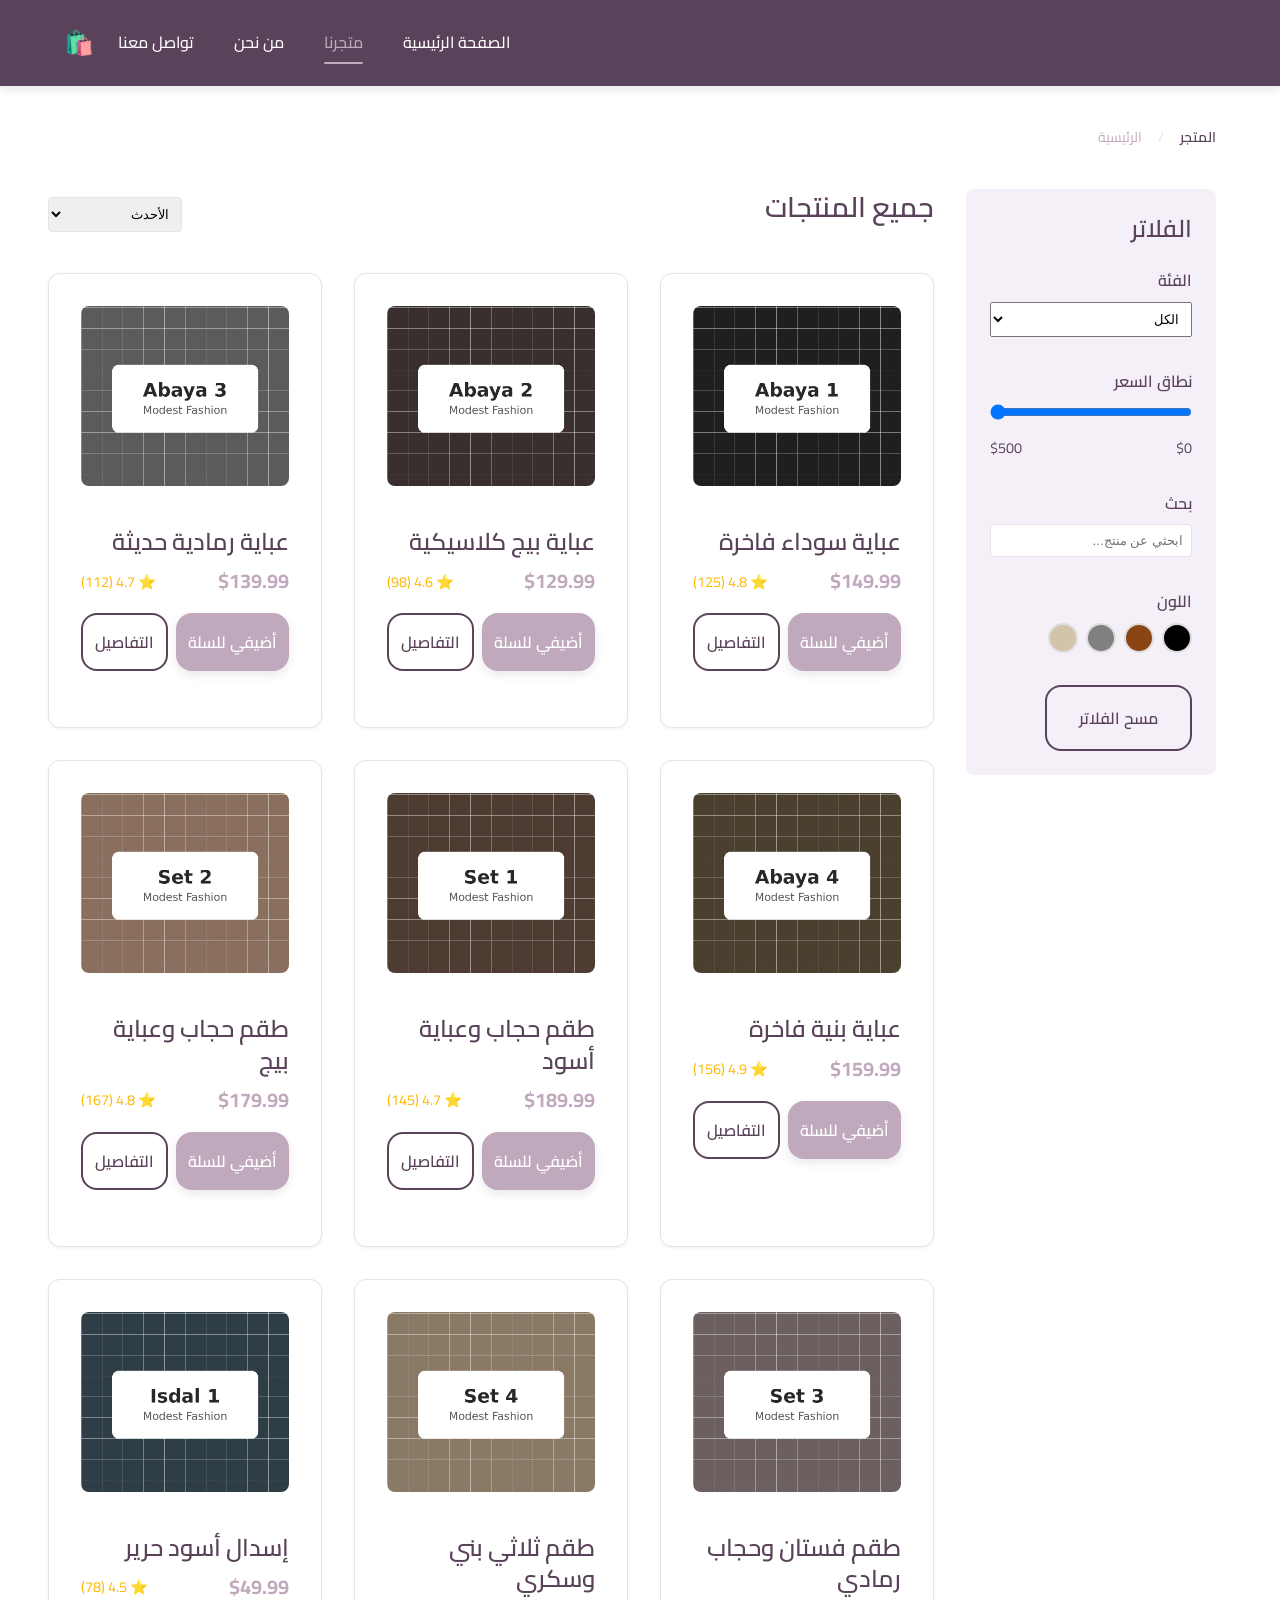
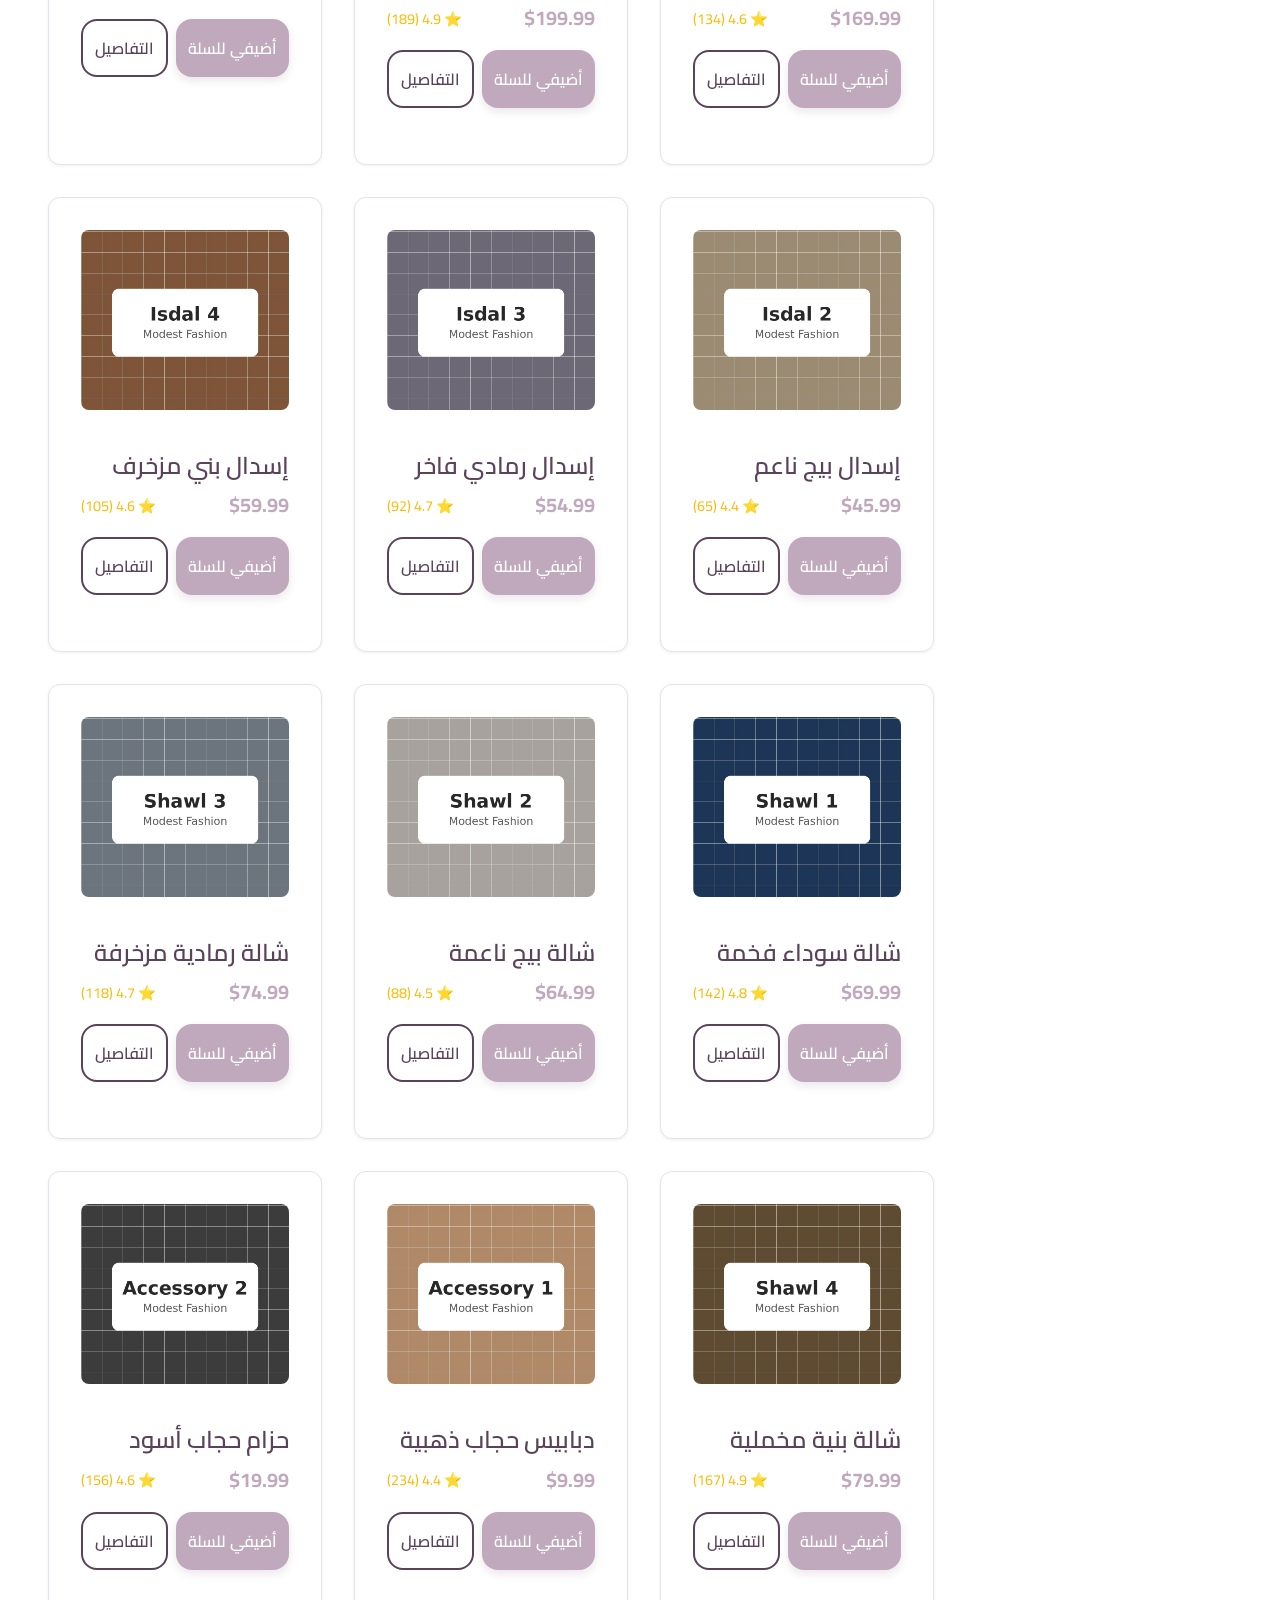
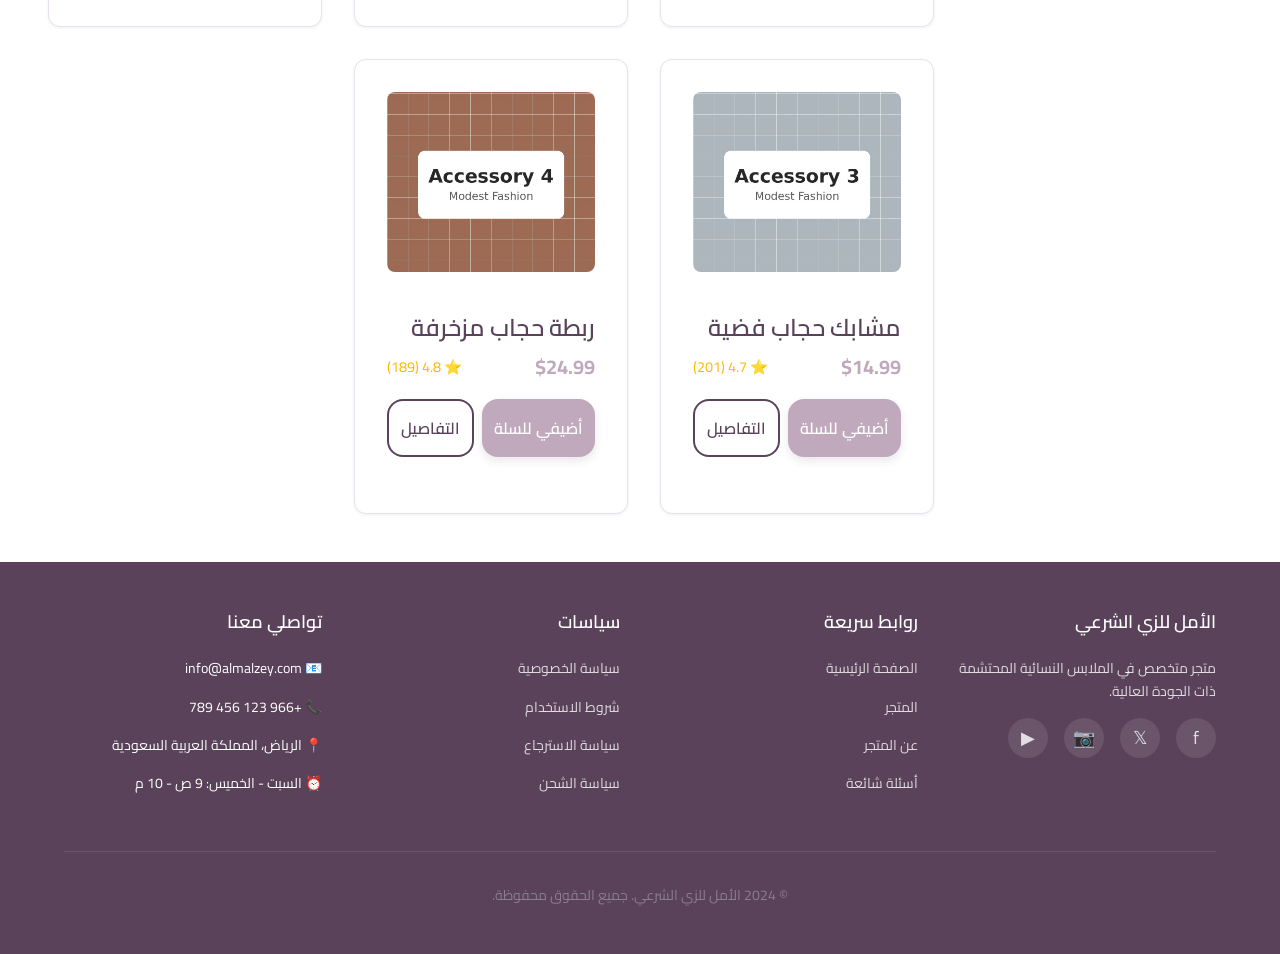
<file: shop.html>
<!DOCTYPE html>
<html lang="ar" dir="rtl">
<head>
    <meta charset="UTF-8">
    <meta name="viewport" content="width=device-width, initial-scale=1.0">
    <title>متجرنا - الأمل للزي الشرعي</title>
    <style>
/* ============================================
   MODERN MODEST FASHION STORE - CSS STYLING
   ============================================ */

/* Import Cairo Font from Google Fonts */
@import url('https://fonts.googleapis.com/css2?family=Cairo:wght@300;400;500;600;700&display=swap');

/* ============================================
   CSS VARIABLES (Design System)
   ============================================ */
:root {
    /* Colors */
    --primary-color: #C1A9BD;
    --main-color: #59425A;
    --accent-color: #9E7C97;
    --light-accent: #F5F0F7;
    --white: #FFFFFF;
    --text-dark: #59425A;
    --text-light: #8B7D8F;
    --border-color: #E8E0EC;
    --error-color: #E63946;
    --success-color: #06A77D;
    
    /* Typography */
    --font-family: 'Cairo', sans-serif;
    --font-size-base: 16px;
    --font-size-sm: 14px;
    --font-size-lg: 18px;
    --font-size-xl: 20px;
    --font-size-2xl: 24px;
    --font-size-3xl: 28px;
    --font-size-4xl: 32px;
    
    /* Font Weights */
    --fw-light: 300;
    --fw-regular: 400;
    --fw-medium: 500;
    --fw-semibold: 600;
    --fw-bold: 700;
    
    /* Spacing */
    --spacing-xs: 0.25rem;
    --spacing-sm: 0.5rem;
    --spacing-md: 1rem;
    --spacing-lg: 1.5rem;
    --spacing-xl: 2rem;
    --spacing-2xl: 2.5rem;
    --spacing-3xl: 3rem;
    
    /* Border Radius */
    --radius-sm: 4px;
    --radius-md: 8px;
    --radius-lg: 12px;
    --radius-xl: 16px;
    --radius-full: 9999px;
    
    /* Transitions */
    --transition-fast: 0.2s ease-in-out;
    --transition-standard: 0.3s ease-in-out;
    --transition-slow: 0.5s ease-in-out;
    
    /* Shadows */
    --shadow-sm: 0 1px 3px rgba(89, 66, 90, 0.08);
    --shadow-md: 0 4px 8px rgba(89, 66, 90, 0.12);
    --shadow-lg: 0 8px 16px rgba(89, 66, 90, 0.15);
    --shadow-xl: 0 12px 24px rgba(89, 66, 90, 0.2);
}

/* ============================================
   GLOBAL STYLES
   ============================================ */
* {
    margin: 0;
    padding: 0;
    box-sizing: border-box;
}

html {
    scroll-behavior: smooth;
}

body {
    font-family: var(--font-family);
    font-size: var(--font-size-base);
    line-height: 1.6;
    color: var(--text-dark);
    background-color: var(--white);
    direction: rtl;
}

/* Remove default link styling */
a {
    color: inherit;
    text-decoration: none;
    transition: color var(--transition-standard);
}

a:hover {
    color: var(--primary-color);
}

/* ============================================
   CONTAINER & LAYOUT
   ============================================ */
.container {
    width: 100%;
    max-width: 1200px;
    margin: 0 auto;
    padding: 0 24px;
}

/* Grid Utilities */
.grid {
    display: grid;
    gap: 2rem;
}

.grid-2 {
    grid-template-columns: repeat(2, 1fr);
}

.grid-3 {
    grid-template-columns: repeat(3, 1fr);
}

.grid-4 {
    grid-template-columns: repeat(4, 1fr);
}

/* Responsive Grid */
@media (max-width: 1024px) {
    .grid-4 {
        grid-template-columns: repeat(2, 1fr);
    }
    
    .grid-3 {
        grid-template-columns: repeat(2, 1fr);
    }
}

@media (max-width: 768px) {
    .grid-2,
    .grid-3,
    .grid-4 {
        grid-template-columns: 1fr;
    }
    
    .container {
        padding: 0 16px;
    }
}

/* Spacing Utilities */
.mt-2xl {
    margin-top: var(--spacing-2xl);
}

.mb-2xl {
    margin-bottom: var(--spacing-2xl);
}

.mt-3xl {
    margin-top: var(--spacing-3xl);
}

.mb-3xl {
    margin-bottom: var(--spacing-3xl);
}

/* ============================================
   TYPOGRAPHY
   ============================================ */
h1, h2, h3, h4, h5, h6 {
    font-weight: var(--fw-semibold);
    color: var(--text-dark);
    line-height: 1.3;
    margin-bottom: var(--spacing-md);
}

h1 {
    font-size: var(--font-size-4xl);
}

h2 {
    font-size: var(--font-size-3xl);
}

h3 {
    font-size: var(--font-size-2xl);
}

h4 {
    font-size: var(--font-size-xl);
}

p {
    color: var(--text-light);
    margin-bottom: var(--spacing-md);
}

/* ============================================
   BUTTONS
   ============================================ */
.btn {
    display: inline-block;
    padding: var(--spacing-md) var(--spacing-xl);
    font-family: var(--font-family);
    font-size: var(--font-size-base);
    font-weight: var(--fw-semibold);
    border: none;
    border-radius: var(--radius-xl);
    cursor: pointer;
    transition: all var(--transition-standard);
    text-align: center;
    white-space: nowrap;
}

.btn:hover {
    transform: scale(1.05);
}

.btn:active {
    transform: scale(0.98);
}

.btn-primary {
    background-color: var(--primary-color);
    color: var(--white);
    box-shadow: var(--shadow-md);
}

.btn-primary:hover {
    background-color: var(--accent-color);
    box-shadow: var(--shadow-lg);
}

.btn-outline {
    background-color: transparent;
    color: var(--text-dark);
    border: 2px solid var(--text-dark);
}

.btn-outline:hover {
    background-color: var(--light-accent);
    border-color: var(--primary-color);
    color: var(--primary-color);
}

.btn-lg {
    padding: var(--spacing-lg) var(--spacing-2xl);
    font-size: var(--font-size-lg);
}

.btn-sm {
    padding: var(--spacing-sm) var(--spacing-md);
    font-size: var(--font-size-sm);
}

/* ============================================
   NAVBAR
   ============================================ */
.navbar {
    background-color: var(--main-color);
    padding: var(--spacing-lg) 0;
    position: sticky;
    top: 0;
    z-index: 1000;
    box-shadow: var(--shadow-md);
}

.navbar-container {
    display: flex;
    justify-content: space-between;
    align-items: center;
    width: 100%;
    max-width: 1200px;
    margin: 0 auto;
    padding: 0 24px;
}

.navbar-menu {
    display: flex;
    list-style: none;
    gap: var(--spacing-2xl);
    flex: 1;
    justify-content: flex-end;
    align-items: center;
}

.navbar-item {
    position: relative;
}

.navbar-link {
    color: var(--white);
    font-weight: var(--fw-medium);
    font-size: var(--font-size-base);
    transition: color var(--transition-standard);
    padding-bottom: var(--spacing-xs);
}

.navbar-link:hover,
.navbar-item.active .navbar-link {
    color: var(--primary-color);
}

.navbar-item.active .navbar-link::after {
    content: '';
    position: absolute;
    bottom: -8px;
    right: 0;
    left: 0;
    height: 2px;
    background-color: var(--primary-color);
    border-radius: 1px;
}

/* Hamburger Menu */
.navbar-toggle {
    display: none;
    flex-direction: column;
    gap: 5px;
    cursor: pointer;
    order: 1;
}

.navbar-toggle span {
    width: 25px;
    height: 3px;
    background-color: var(--white);
    border-radius: 2px;
    transition: all var(--transition-standard);
}

/* Cart Icon */
.cart-icon-wrapper {
    display: flex;
    align-items: center;
    position: relative;
    margin-right: var(--spacing-lg);
    cursor: pointer;
}

.cart-icon {
    font-size: 1.5rem;
    transition: transform var(--transition-standard);
}

.cart-icon:hover {
    transform: scale(1.1);
}

.cart-count {
    position: absolute;
    top: -8px;
    right: -8px;
    background-color: var(--error-color);
    color: var(--white);
    border-radius: 50%;
    width: 24px;
    height: 24px;
    display: flex;
    align-items: center;
    justify-content: center;
    font-size: var(--font-size-sm);
    font-weight: var(--fw-bold);
}

/* Mobile Responsive Navbar */
@media (max-width: 768px) {
    .navbar-toggle {
        display: flex;
        order: 3;
    }
    
    .navbar-menu {
        position: fixed;
        right: -350px;
        top: 0;
        width: 350px;
        height: 100vh;
        background-color: var(--main-color);
        flex-direction: column;
        gap: var(--spacing-lg);
        padding: 100px 24px 24px;
        transition: right var(--transition-standard);
        justify-content: flex-start;
        z-index: 999;
    }
    
    .navbar-menu.active {
        right: 0;
    }
    
    .navbar-item {
        width: 100%;
    }
    
    .navbar-link {
        display: block;
        padding: var(--spacing-md) 0;
    }
    
    .navbar-item.active .navbar-link::after {
        right: auto;
        left: 0;
    }
    
    .cart-icon-wrapper {
        order: 2;
    }
}

/* ============================================
   HERO SECTION
   ============================================ */
.hero {
    background: linear-gradient(135deg, var(--main-color) 0%, var(--accent-color) 100%);
    padding: 100px 0;
    color: var(--white);
    text-align: center;
}

.hero-content {
    display: flex;
    flex-direction: column;
    align-items: center;
    justify-content: center;
}

.hero h1 {
    color: var(--white);
    font-size: var(--font-size-4xl);
    margin-bottom: var(--spacing-md);
    font-weight: var(--fw-bold);
}

.hero p {
    color: rgba(255, 255, 255, 0.9);
    font-size: var(--font-size-lg);
    max-width: 600px;
    margin-bottom: var(--spacing-xl);
}

@media (max-width: 768px) {
    .hero {
        padding: 60px 0;
    }
    
    .hero h1 {
        font-size: var(--font-size-3xl);
    }
    
    .hero p {
        font-size: var(--font-size-base);
    }
}

/* ============================================
   SECTIONS
   ============================================ */
.section {
    padding: var(--spacing-3xl) 0;
}

.section-title {
    text-align: center;
    margin-bottom: var(--spacing-3xl);
}

.section-title h2 {
    color: var(--text-dark);
    margin-bottom: var(--spacing-md);
}

.section-title p {
    color: var(--text-light);
    font-size: var(--font-size-lg);
    max-width: 500px;
    margin: 0 auto;
}

/* ============================================
   CARDS
   ============================================ */
.card {
    background-color: var(--white);
    border: 1px solid var(--border-color);
    border-radius: var(--radius-lg);
    padding: var(--spacing-xl);
    transition: all var(--transition-standard);
    box-shadow: var(--shadow-sm);
}

.card:hover {
    box-shadow: var(--shadow-md);
    border-color: var(--primary-color);
    transform: translateY(-4px);
}

.card-body {
    padding: var(--spacing-lg) 0;
}

.card-body h3 {
    color: var(--text-dark);
    margin-bottom: var(--spacing-md);
}

.card-body p {
    font-size: var(--font-size-sm);
    color: var(--text-light);
}

/* Testimonial Card */
.testimonial-card {
    border: none;
    background-color: var(--white);
    box-shadow: var(--shadow-md);
}

.testimonial-text {
    font-style: italic;
    color: var(--text-dark);
    margin-bottom: var(--spacing-md);
}

.testimonial-author {
    font-weight: var(--fw-semibold);
    color: var(--primary-color);
    font-size: var(--font-size-sm);
}

/* ============================================
   FORMS
   ============================================ */
.input-group {
    margin-bottom: var(--spacing-xl);
}

.input-group label {
    display: block;
    margin-bottom: var(--spacing-sm);
    font-weight: var(--fw-medium);
    color: var(--text-dark);
}

.input-group input,
.input-group textarea,
.input-group select {
    width: 100%;
    padding: var(--spacing-md);
    border: 1px solid var(--border-color);
    border-radius: var(--radius-md);
    font-family: var(--font-family);
    font-size: var(--font-size-base);
    color: var(--text-dark);
    transition: border-color var(--transition-standard);
}

.input-group input:focus,
.input-group textarea:focus,
.input-group select:focus {
    outline: none;
    border-color: var(--primary-color);
    box-shadow: 0 0 0 3px rgba(193, 169, 189, 0.1);
}

.input-group textarea {
    resize: vertical;
}

/* ============================================
   NEWSLETTER SECTION
   ============================================ */
.newsletter-section {
    background: linear-gradient(135deg, var(--main-color) 0%, var(--accent-color) 100%);
    padding: var(--spacing-3xl);
    border-radius: var(--radius-xl);
    color: var(--white);
    text-align: center;
}

.newsletter-section h2 {
    color: var(--white);
    margin-bottom: var(--spacing-md);
}

.newsletter-section p {
    color: rgba(255, 255, 255, 0.9);
    margin-bottom: var(--spacing-xl);
}

.newsletter-form {
    display: flex;
    gap: var(--spacing-md);
    max-width: 500px;
    margin: 0 auto;
    flex-wrap: wrap;
    justify-content: center;
}

.newsletter-form input {
    flex: 1;
    min-width: 250px;
    padding: var(--spacing-md) var(--spacing-lg);
    border: none;
    border-radius: var(--radius-xl);
    font-family: var(--font-family);
    font-size: var(--font-size-base);
}

.newsletter-form input::placeholder {
    color: var(--text-light);
}

.newsletter-form .btn {
    white-space: nowrap;
}

@media (max-width: 600px) {
    .newsletter-form {
        flex-direction: column;
    }
    
    .newsletter-form input {
        min-width: 100%;
    }
}

/* ============================================
   BREADCRUMB
   ============================================ */
.breadcrumb {
    display: flex;
    gap: var(--spacing-md);
    align-items: center;
    font-size: var(--font-size-sm);
    color: var(--text-light);
}

.breadcrumb-sep {
    color: var(--border-color);
}

.breadcrumb a {
    color: var(--primary-color);
    transition: color var(--transition-standard);
}

.breadcrumb a:hover {
    color: var(--main-color);
}

.breadcrumb .active {
    color: var(--text-dark);
    font-weight: var(--fw-semibold);
}

/* ============================================
   FOOTER
   ============================================ */
footer {
    background-color: var(--main-color);
    color: var(--white);
    padding: var(--spacing-3xl) 0 var(--spacing-xl);
    margin-top: var(--spacing-3xl);
}

.footer-content {
    display: grid;
    grid-template-columns: repeat(4, 1fr);
    gap: var(--spacing-2xl);
    margin-bottom: var(--spacing-2xl);
}

.footer-section h3 {
    color: var(--white);
    margin-bottom: var(--spacing-lg);
    font-size: var(--font-size-lg);
}

.footer-section p {
    color: rgba(255, 255, 255, 0.8);
    font-size: var(--font-size-sm);
}

.footer-section ul {
    list-style: none;
}

.footer-section ul li {
    margin-bottom: var(--spacing-md);
    font-size: var(--font-size-sm);
}

.footer-section a {
    color: rgba(255, 255, 255, 0.8);
    transition: color var(--transition-standard);
}

.footer-section a:hover {
    color: var(--primary-color);
}

/* Social Links */
.social-links {
    display: flex;
    gap: var(--spacing-md);
}

.social-link {
    display: inline-flex;
    align-items: center;
    justify-content: center;
    width: 40px;
    height: 40px;
    background-color: rgba(255, 255, 255, 0.1);
    border-radius: 50%;
    font-size: var(--font-size-lg);
    transition: all var(--transition-standard);
}

.social-link:hover {
    background-color: var(--primary-color);
    transform: translateY(-3px);
}

.footer-bottom {
    text-align: center;
    padding-top: var(--spacing-xl);
    border-top: 1px solid rgba(255, 255, 255, 0.1);
    color: rgba(255, 255, 255, 0.7);
    font-size: var(--font-size-sm);
}

@media (max-width: 1024px) {
    .footer-content {
        grid-template-columns: repeat(2, 1fr);
    }
}

@media (max-width: 768px) {
    .footer-content {
        grid-template-columns: 1fr;
        gap: var(--spacing-xl);
    }
}

/* ============================================
   RESPONSIVE DESIGN
   ============================================ */
@media (max-width: 1024px) {
    :root {
        --font-size-base: 15px;
        --font-size-xl: 18px;
        --font-size-2xl: 22px;
        --font-size-3xl: 26px;
        --font-size-4xl: 30px;
    }
    
    .grid-4 {
        grid-template-columns: repeat(2, 1fr);
    }
}

@media (max-width: 768px) {
    :root {
        --font-size-base: 14px;
        --font-size-xl: 16px;
        --font-size-2xl: 20px;
        --font-size-3xl: 24px;
        --font-size-4xl: 28px;
        --spacing-lg: 1.25rem;
        --spacing-xl: 1.5rem;
        --spacing-2xl: 2rem;
    }
    
    h1 {
        font-size: var(--font-size-3xl);
    }
    
    .section {
        padding: var(--spacing-2xl) 0;
    }
    
    .card {
        padding: var(--spacing-lg);
    }
    
    .newsletter-section {
        padding: var(--spacing-2xl);
    }
}

@media (max-width: 480px) {
    :root {
        --spacing-md: 0.875rem;
        --spacing-lg: 1rem;
        --spacing-xl: 1.25rem;
        --spacing-2xl: 1.5rem;
    }
    
    .grid-2,
    .grid-3,
    .grid-4 {
        gap: var(--spacing-lg);
    }
    
    .btn {
        padding: var(--spacing-md) var(--spacing-lg);
        font-size: var(--font-size-sm);
    }
    
    h1 {
        font-size: var(--font-size-2xl);
    }
    
    h2 {
        font-size: var(--font-size-xl);
    }
}

/* ============================================
   UTILITY CLASSES
   ============================================ */
.text-center {
    text-align: center;
}

.text-right {
    text-align: right;
}

.text-left {
    text-align: left;
}

.flex {
    display: flex;
}

.flex-center {
    display: flex;
    align-items: center;
    justify-content: center;
}

.justify-between {
    display: flex;
    justify-content: space-between;
    align-items: center;
}

.gap-md {
    gap: var(--spacing-md);
}

.gap-lg {
    gap: var(--spacing-lg);
}

/* ============================================
   ANIMATIONS
   ============================================ */
@keyframes fadeIn {
    from {
        opacity: 0;
        transform: translateY(10px);
    }
    to {
        opacity: 1;
        transform: translateY(0);
    }
}

@keyframes slideInRight {
    from {
        opacity: 0;
        transform: translateX(20px);
    }
    to {
        opacity: 1;
        transform: translateX(0);
    }
}

.fade-in {
    animation: fadeIn var(--transition-standard);
}

.slide-in-right {
    animation: slideInRight var(--transition-standard);
}

</style>
</head>
<body>
    <!-- Navbar -->
    <nav class="navbar">
        <div class="navbar-container">
            <div class="navbar-toggle">
                <span></span>
                <span></span>
                <span></span>
            </div>
            <ul class="navbar-menu">
                <li class="navbar-item">
                    <a href="index.html" class="navbar-link">الصفحة الرئيسية</a>
                </li>
                <li class="navbar-item active">
                    <a href="shop.html" class="navbar-link">متجرنا</a>
                </li>
                <li class="navbar-item">
                    <a href="about.html" class="navbar-link">من نحن</a>
                </li>
                <li class="navbar-item">
                    <a href="contact.html" class="navbar-link">تواصل معنا</a>
                </li>
            </ul>
            <div class="cart-icon-wrapper">
                <div class="cart-icon">🛍️</div>
                <div class="cart-count" style="display: none;">0</div>
            </div>
        </div>
    </nav>

    <div class="container">
        <!-- Breadcrumb -->
        <div class="breadcrumb mt-2xl mb-2xl">
            <span class="active">المتجر</span>
            <span class="breadcrumb-sep">/</span>
            <a href="index.html">الرئيسية</a>
        </div>

        <div style="display: grid; grid-template-columns: 250px 1fr; gap: 2rem; margin-bottom: 3rem;">
            <!-- Sidebar Filters -->
            <aside style="background-color: var(--light-accent); padding: 1.5rem; border-radius: 8px; height: fit-content;">
                <h3 style="margin-bottom: 1.5rem;">الفلاتر</h3>

                <!-- Category Filter -->
                <div style="margin-bottom: 2rem;">
                    <label style="font-weight: 600; display: block; margin-bottom: 0.5rem;">الفئة</label>
                    <select data-filter="category" style="width: 100%; padding: 0.5rem;">
                        <option value="all">الكل</option>
                        <option value="hijabs">الحجابات</option>
                        <option value="abayas">العباءات</option>
                        <option value="niqabs">النقاب</option>
                        <option value="accessories">الإكسسوارات</option>
                    </select>
                </div>

                <!-- Price Range Filter -->
                <div style="margin-bottom: 2rem;">
                    <label style="font-weight: 600; display: block; margin-bottom: 0.5rem;">نطاق السعر</label>
                    <div style="margin-bottom: 0.5rem;">
                        <input type="range" data-filter="price-range" min="0" max="500" value="500" style="width: 100%;">
                    </div>
                    <div style="display: flex; justify-content: space-between; font-size: 0.9rem;">
                        <span>$0</span>
                        <span data-price-display>$500</span>
                    </div>
                </div>

                <!-- Search -->
                <div style="margin-bottom: 2rem;">
                    <label style="font-weight: 600; display: block; margin-bottom: 0.5rem;">بحث</label>
                    <input type="text" data-filter="search" placeholder="ابحثي عن منتج..." style="width: 100%; padding: 0.5rem; border: 1px solid var(--border-color); border-radius: 4px;">
                </div>

                <!-- Color Filter -->
                <div style="margin-bottom: 2rem;">
                    <label style="font-weight: 600; display: block; margin-bottom: 0.5rem;">اللون</label>
                    <div style="display: flex; gap: 0.5rem; flex-wrap: wrap;">
                        <button data-filter-color="أسود" style="width: 30px; height: 30px; background-color: #000; border-radius: 50%; border: 2px solid #ddd; cursor: pointer;"></button>
                        <button data-filter-color="بني" style="width: 30px; height: 30px; background-color: #8B4513; border-radius: 50%; border: 2px solid #ddd; cursor: pointer;"></button>
                        <button data-filter-color="رمادي" style="width: 30px; height: 30px; background-color: #808080; border-radius: 50%; border: 2px solid #ddd; cursor: pointer;"></button>
                        <button data-filter-color="بيج" style="width: 30px; height: 30px; background-color: #D3C3A8; border-radius: 50%; border: 2px solid #ddd; cursor: pointer;"></button>
                    </div>
                </div>

                <!-- Clear Filters -->
                <button onclick="location.reload()" class="btn btn-outline" style="width: 100;">
                    مسح الفلاتر
                </button>
            </aside>

            <!-- Products Section -->
            <div>
                <!-- Sort -->
                <div style="display: flex; justify-content: space-between; align-items: center; margin-bottom: 2rem;">
                    <h2>جميع المنتجات</h2>
                    <select data-sort style="padding: 0.5rem; border: 1px solid var(--border-color); border-radius: 4px;">
                        <option value="newest">الأحدث</option>
                        <option value="price-low">السعر: الأقل أولاً</option>
                        <option value="price-high">السعر: الأعلى أولاً</option>
                        <option value="popular">الأكثر شهرة</option>
                        <option value="rating">التقييم</option>
                    </select>
                </div>

                <!-- Products Grid -->
                <div class="grid grid-3" data-products-container>
                    <!-- Will be populated by JavaScript -->
                </div>
            </div>
        </div>
    </div>

    <!-- Footer -->
    <footer>
        <div class="container">
            <div class="footer-content">
                <div class="footer-section">
                    <h3>الأمل للزي الشرعي</h3>
                    <p style="margin-bottom: 1rem;">متجر متخصص في الملابس النسائية المحتشمة ذات الجودة العالية.</p>
                    <div class="social-links">
                        <a href="#" class="social-link">f</a>
                        <a href="#" class="social-link">𝕏</a>
                        <a href="#" class="social-link">📷</a>
                        <a href="#" class="social-link">▶</a>
                    </div>
                </div>
                <div class="footer-section">
                    <h3>روابط سريعة</h3>
                    <ul>
                        <li><a href="index.html">الصفحة الرئيسية</a></li>
                        <li><a href="shop.html">المتجر</a></li>
                        <li><a href="about.html">عن المتجر</a></li>
                        <li><a href="faq.html">أسئلة شائعة</a></li>
                    </ul>
                </div>
                <div class="footer-section">
                    <h3>سياسات</h3>
                    <ul>
                        <li><a href="#">سياسة الخصوصية</a></li>
                        <li><a href="#">شروط الاستخدام</a></li>
                        <li><a href="#">سياسة الاسترجاع</a></li>
                        <li><a href="#">سياسة الشحن</a></li>
                    </ul>
                </div>
                <div class="footer-section">
                    <h3>تواصلي معنا</h3>
                    <ul>
                        <li>📧 info@almalzey.com</li>
                        <li>📞 +966 123 456 789</li>
                        <li>📍 الرياض، المملكة العربية السعودية</li>
                        <li>⏰ السبت - الخميس: 9 ص - 10 م</li>
                    </ul>
                </div>
            </div>
            <div class="footer-bottom">
                <p>&copy; 2024 الأمل للزي الشرعي. جميع الحقوق محفوظة.</p>
            </div>
        </div>
    </footer>

    <script src="js/product-data.js"></script>
    <script src="js/storage.js"></script>
    <script src="js/ui.js"></script>
    <script src="js/filters.js"></script>
    <script src="js/main.js"></script>
</body>
</html>
</file>
